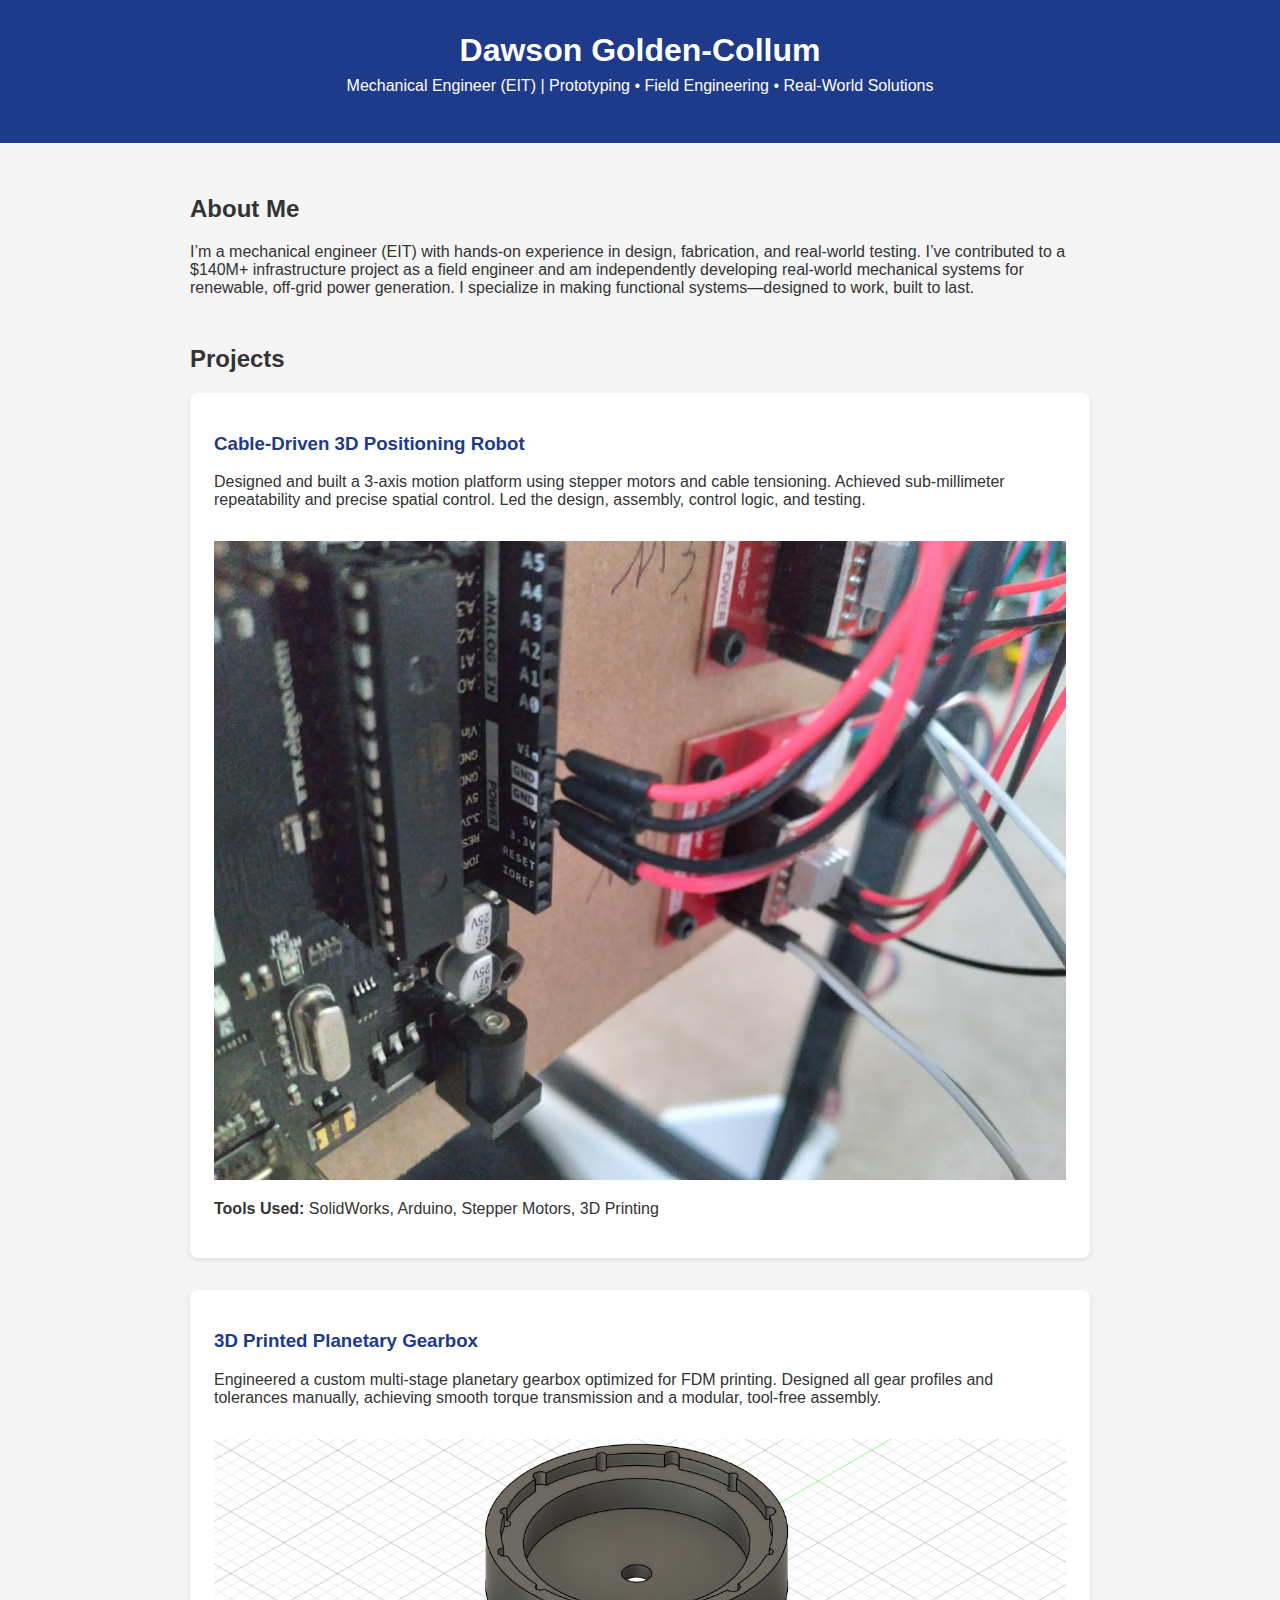
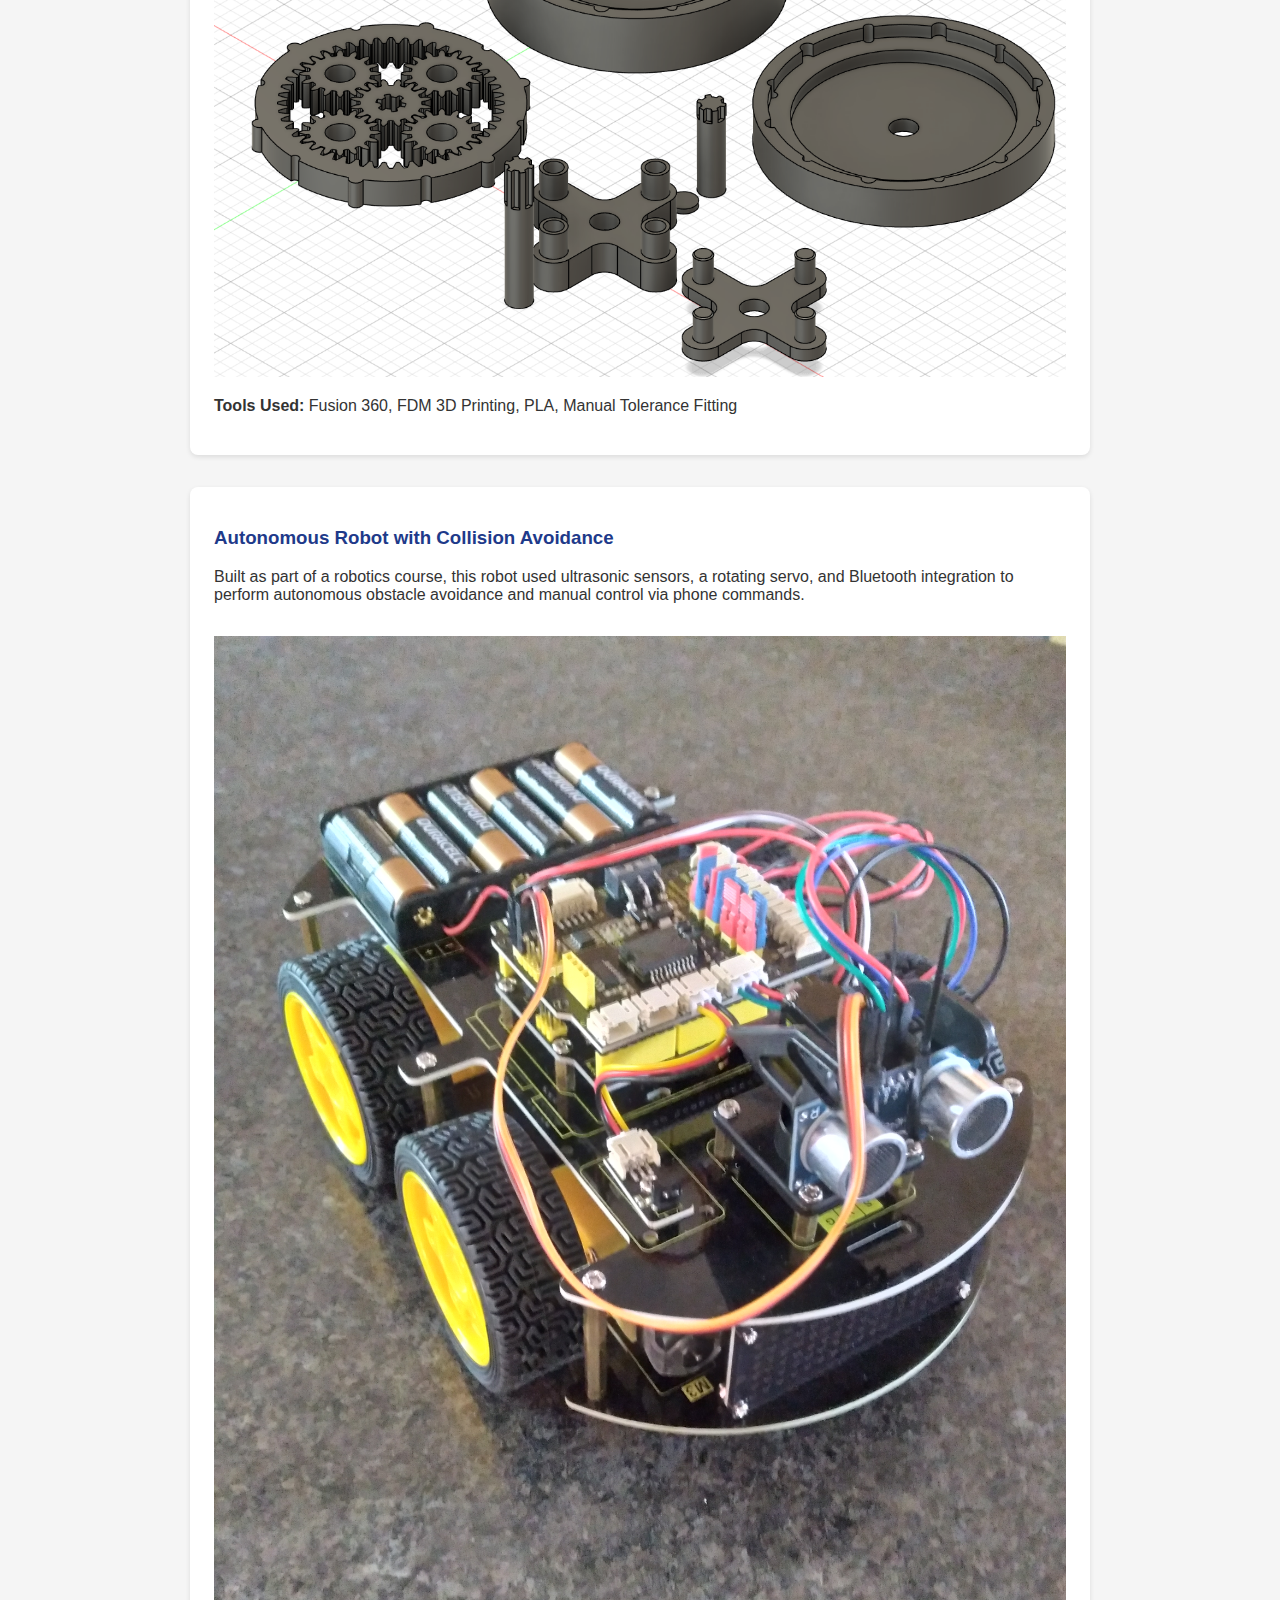
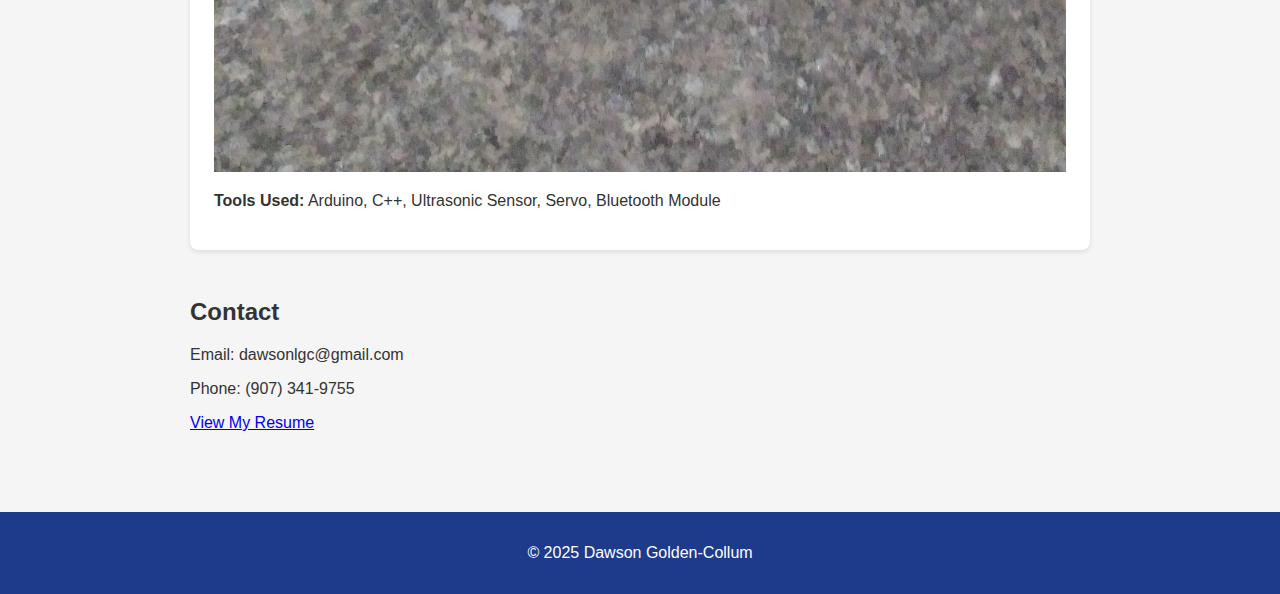
<file: index.html>
<!DOCTYPE html>
<html lang="en">
<head>
  <meta charset="UTF-8">
  <meta name="viewport" content="width=device-width, initial-scale=1.0">
  <title>Dawson Golden-Collum | Mechanical Engineer Portfolio</title>
  <style>
    body {
      font-family: Arial, sans-serif;
      margin: 0;
      padding: 0;
      background-color: #f5f5f5;
      color: #333;
    }
    header {
      background-color: #1e3a8a;
      color: white;
      padding: 2rem;
      text-align: center;
    }
    header h1 {
      margin: 0;
      font-size: 2rem;
    }
    header p {
      margin-top: 0.5rem;
    }
    main {
      padding: 2rem;
      max-width: 900px;
      margin: auto;
    }
    section {
      margin-bottom: 3rem;
    }
    .project {
      background-color: white;
      border-radius: 8px;
      padding: 1.5rem;
      margin-bottom: 2rem;
      box-shadow: 0 2px 5px rgba(0,0,0,0.1);
    }
    .project h3 {
      margin-top: 0;
    }
    .project img {
      max-width: 100%;
      height: auto;
      margin-top: 1rem;
    }
    .project a {
      display: inline-block;
      margin-top: 1rem;
      color: #1e3a8a;
      text-decoration: none;
      font-weight: bold;
    }
    .project a:hover {
      text-decoration: underline;
    }
    footer {
      text-align: center;
      padding: 1rem;
      background-color: #1e3a8a;
      color: white;
    }
  </style>
</head>
<body>
  <header>
    <h1>Dawson Golden-Collum</h1>
    <p>Mechanical Engineer (EIT) | Prototyping • Field Engineering • Real-World Solutions</p>
  </header>
  <main>
    <section>
      <h2>About Me</h2>
      <p>I’m a mechanical engineer (EIT) with hands-on experience in design, fabrication, and real-world testing. I’ve contributed to a $140M+ infrastructure project as a field engineer and am independently developing real-world mechanical systems for renewable, off-grid power generation. I specialize in making functional systems—designed to work, built to last.</p>
    </section>
    <section>
      <h2>Projects</h2>

      <div class="project">
        <h3><a href="cable_robot.html">Cable-Driven 3D Positioning Robot</a></h3>
        <p>Designed and built a 3-axis motion platform using stepper motors and cable tensioning. Achieved sub-millimeter repeatability and precise spatial control. Led the design, assembly, control logic, and testing.</p>
        <img src="images/cable_robot.jpg" alt="Cable-Driven Robot Project">
        <p><strong>Tools Used:</strong> SolidWorks, Arduino, Stepper Motors, 3D Printing</p>
      </div>

      <div class="project">
        <h3><a href="gearbox.html">3D Printed Planetary Gearbox</a></h3>
        <p>Engineered a custom multi-stage planetary gearbox optimized for FDM printing. Designed all gear profiles and tolerances manually, achieving smooth torque transmission and a modular, tool-free assembly.</p>
        <img src="images/planetary_gearbox_cad.png" alt="Planetary Gearbox CAD Render">
        <p><strong>Tools Used:</strong> Fusion 360, FDM 3D Printing, PLA, Manual Tolerance Fitting</p>
      </div>

      <div class="project">
        <h3><a href="Autonomous_Robot_Project.html">Autonomous Robot with Collision Avoidance</a></h3>
        <p>Built as part of a robotics course, this robot used ultrasonic sensors, a rotating servo, and Bluetooth integration to perform autonomous obstacle avoidance and manual control via phone commands.</p>
        <img src="images/autonomous_robot.jpg" alt="Autonomous Robot">
        <p><strong>Tools Used:</strong> Arduino, C++, Ultrasonic Sensor, Servo, Bluetooth Module</p>
      </div>

    </section>
    <section>
      <h2>Contact</h2>
      <p>Email: dawsonlgc@gmail.com</p>
      <p>Phone: (907) 341-9755</p>
      <p><a href="resume.html">View My Resume</a></p>
    </section>
  </main>
  <footer>
    <p>&copy; 2025 Dawson Golden-Collum</p>
  </footer>
</body>
</html>
</file>
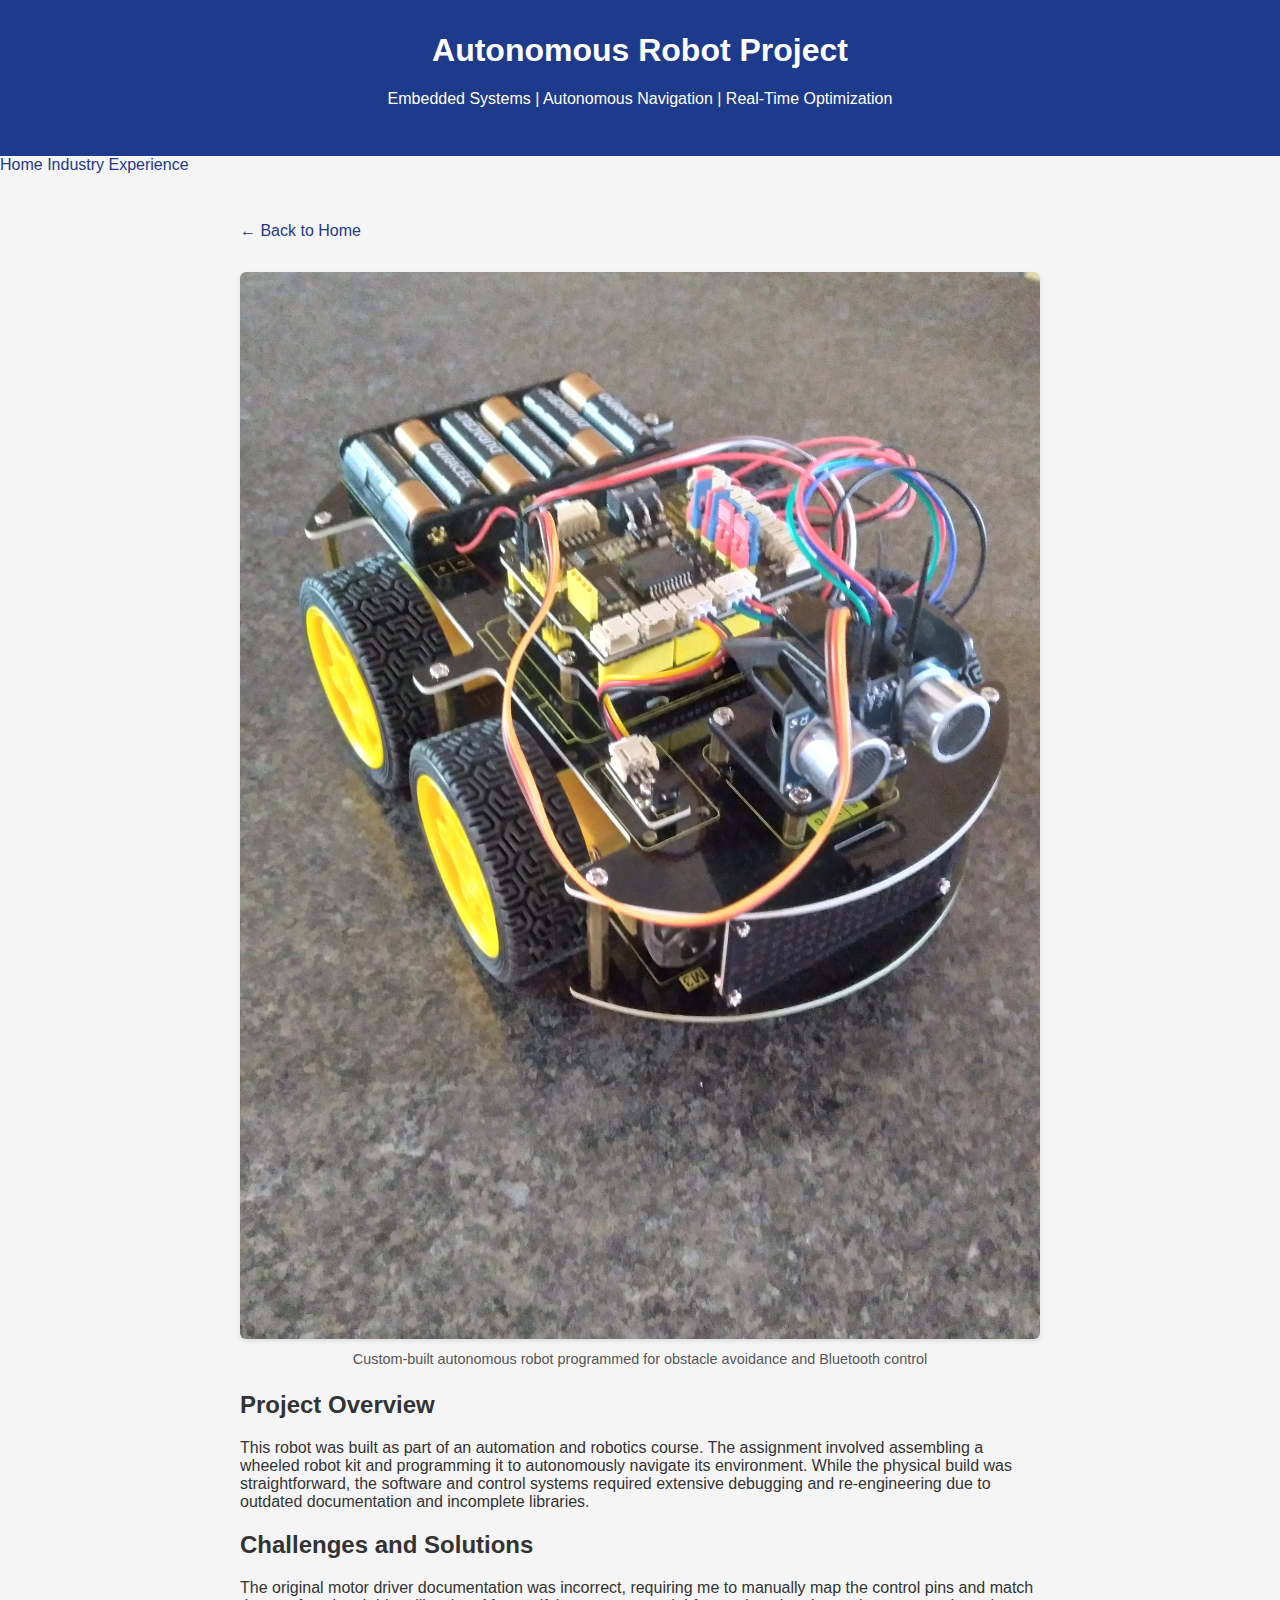
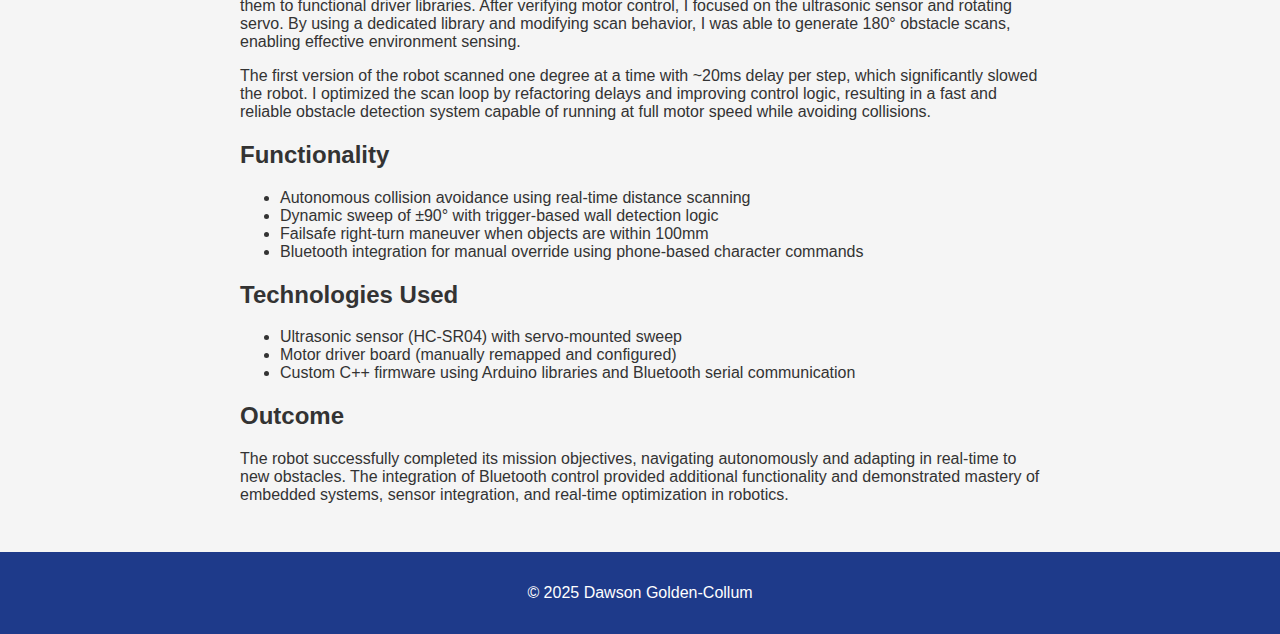
<file: autonomous_robot.html>
<!DOCTYPE html>
<html lang="en">
<head>
  <meta charset="UTF-8">
  <meta name="viewport" content="width=device-width, initial-scale=1.0">
  <title>Autonomous Robot Project | Dawson Golden-Collum</title>
  <style>
    body {
      font-family: Arial, sans-serif;
      background-color: #f5f5f5;
      margin: 0;
      padding: 0;
      color: #333;
    }
    header {
      background-color: #1e3a8a;
      color: white;
      padding: 2rem;
      text-align: center;
    }
    main {
      max-width: 800px;
      margin: auto;
      padding: 2rem;
    }
    h1 {
      margin-top: 0;
    }
    img {
      width: 100%;
      height: auto;
      margin: 1rem 0;
      border-radius: 6px;
      box-shadow: 0 2px 4px rgba(0,0,0,0.1);
    }
    .caption {
      font-size: 0.9rem;
      color: #555;
      margin-top: -0.5rem;
      margin-bottom: 1.5rem;
      text-align: center;
    }
    a {
      color: #1e3a8a;
      text-decoration: none;
    }
    a:hover {
      text-decoration: underline;
    }
    footer {
      text-align: center;
      padding: 1rem;
      background-color: #1e3a8a;
      color: white;
    }
  </style>
</head>
<body>
  <header>
    <h1>Autonomous Robot Project</h1>
    <p>Embedded Systems | Autonomous Navigation | Real-Time Optimization</p>
  </header>
  <nav>
    <a href="index.html">Home</a>
    <a href="experience.html">Industry Experience</a>
  </nav>
  <main>
    <p><a href="index.html">&larr; Back to Home</a></p>

    <img src="images/autonomous_robot.jpg" alt="Autonomous Robot Build">
    <div class="caption">Custom-built autonomous robot programmed for obstacle avoidance and Bluetooth control</div>

    <h2>Project Overview</h2>
    <p>This robot was built as part of an automation and robotics course. The assignment involved assembling a wheeled robot kit and programming it to autonomously navigate its environment. While the physical build was straightforward, the software and control systems required extensive debugging and re-engineering due to outdated documentation and incomplete libraries.</p>

    <h2>Challenges and Solutions</h2>
    <p>The original motor driver documentation was incorrect, requiring me to manually map the control pins and match them to functional driver libraries. After verifying motor control, I focused on the ultrasonic sensor and rotating servo. By using a dedicated library and modifying scan behavior, I was able to generate 180° obstacle scans, enabling effective environment sensing.</p>

    <p>The first version of the robot scanned one degree at a time with ~20ms delay per step, which significantly slowed the robot. I optimized the scan loop by refactoring delays and improving control logic, resulting in a fast and reliable obstacle detection system capable of running at full motor speed while avoiding collisions.</p>

    <h2>Functionality</h2>
    <ul>
      <li>Autonomous collision avoidance using real-time distance scanning</li>
      <li>Dynamic sweep of ±90° with trigger-based wall detection logic</li>
      <li>Failsafe right-turn maneuver when objects are within 100mm</li>
      <li>Bluetooth integration for manual override using phone-based character commands</li>
    </ul>

    <h2>Technologies Used</h2>
    <ul>
      <li>Ultrasonic sensor (HC-SR04) with servo-mounted sweep</li>
      <li>Motor driver board (manually remapped and configured)</li>
      <li>Custom C++ firmware using Arduino libraries and Bluetooth serial communication</li>
    </ul>

    <h2>Outcome</h2>
    <p>The robot successfully completed its mission objectives, navigating autonomously and adapting in real-time to new obstacles. The integration of Bluetooth control provided additional functionality and demonstrated mastery of embedded systems, sensor integration, and real-time optimization in robotics.</p>

  </main>
  <footer>
    <p>&copy; 2025 Dawson Golden-Collum</p>
  </footer>
</body>
</html>
</file>
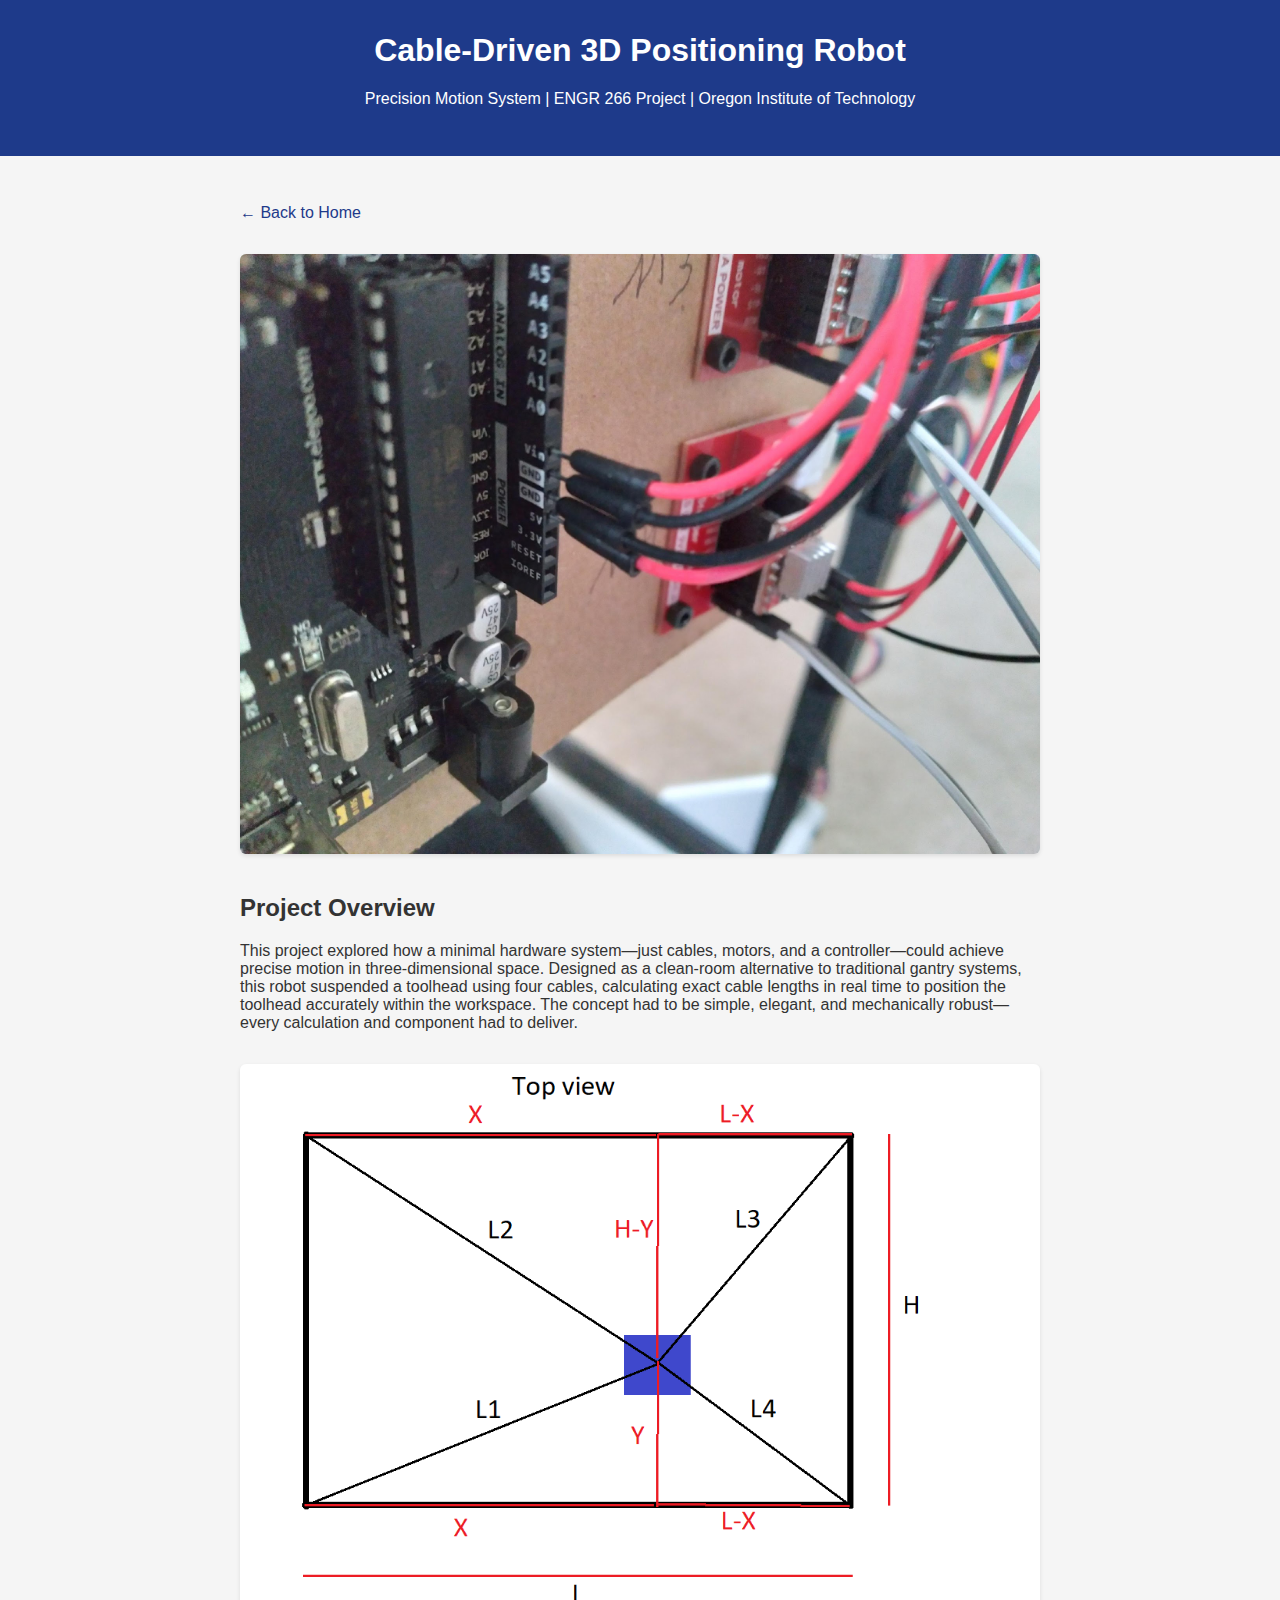
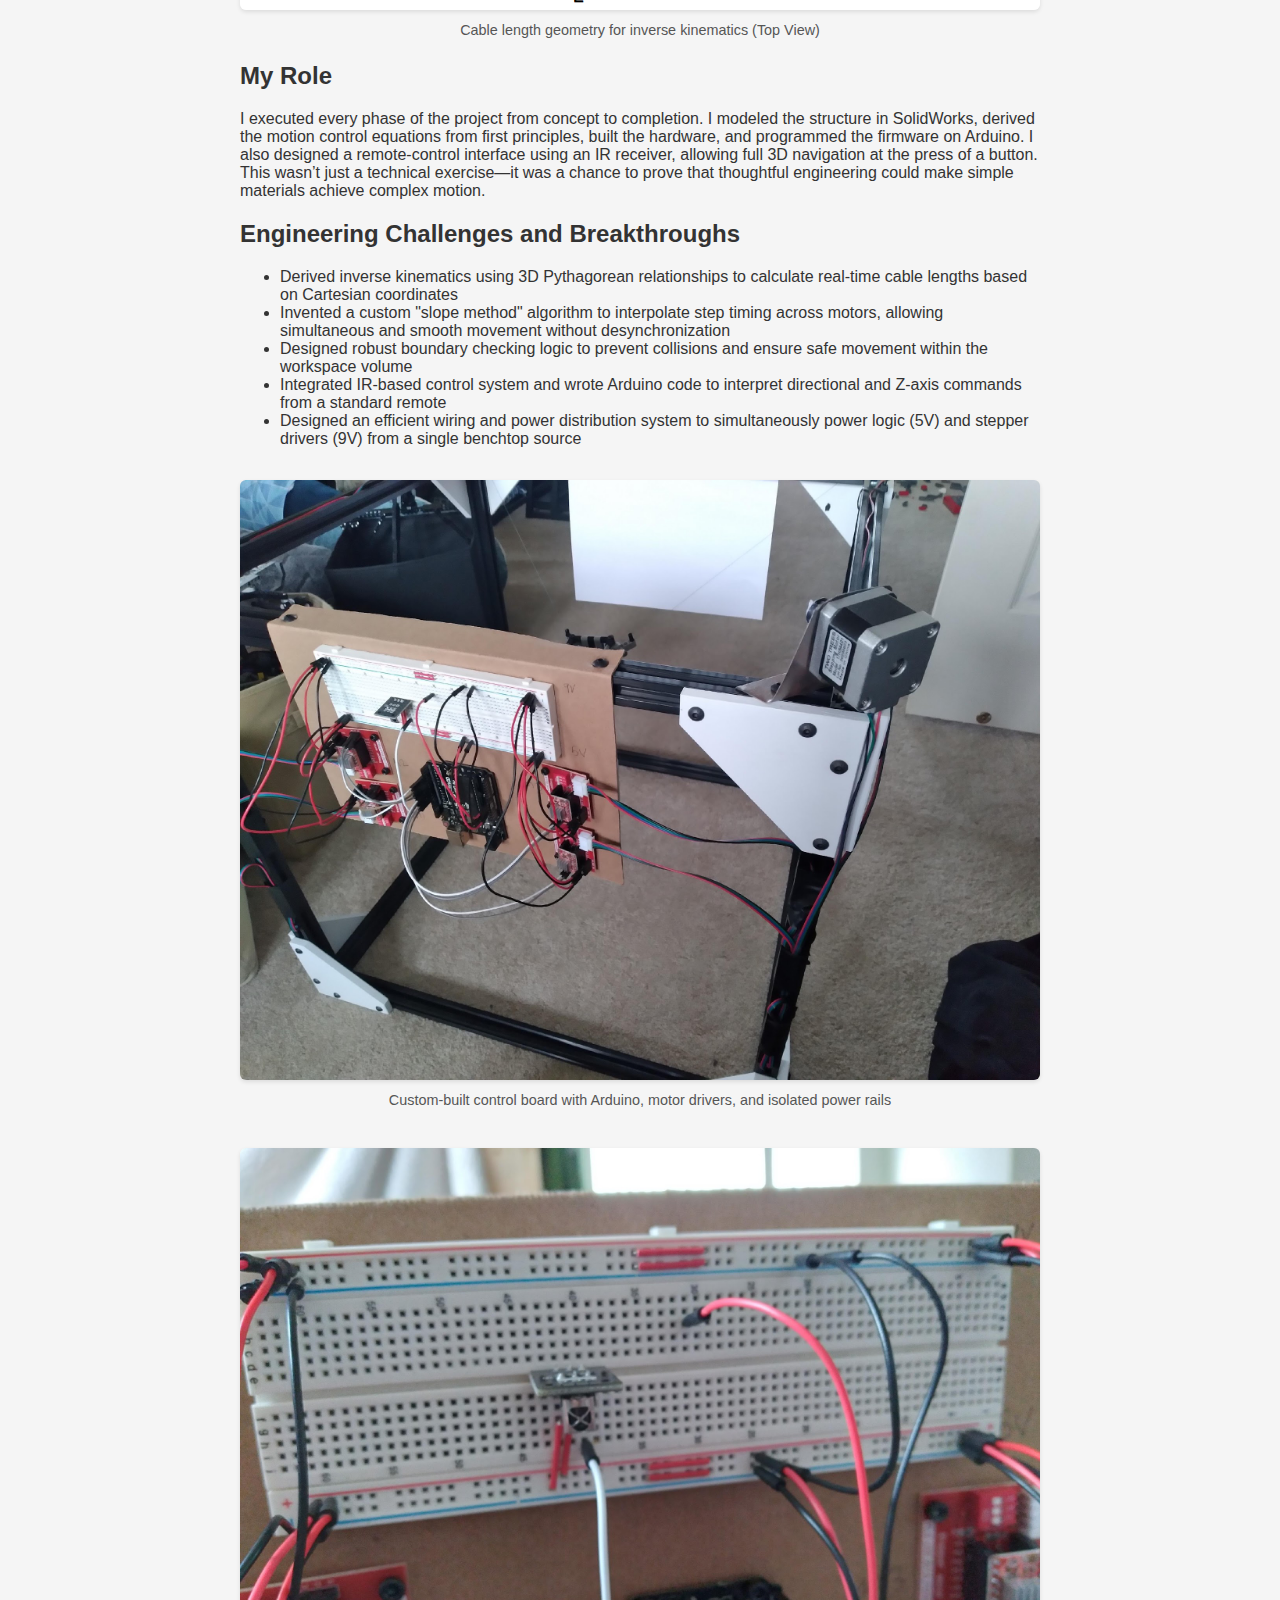
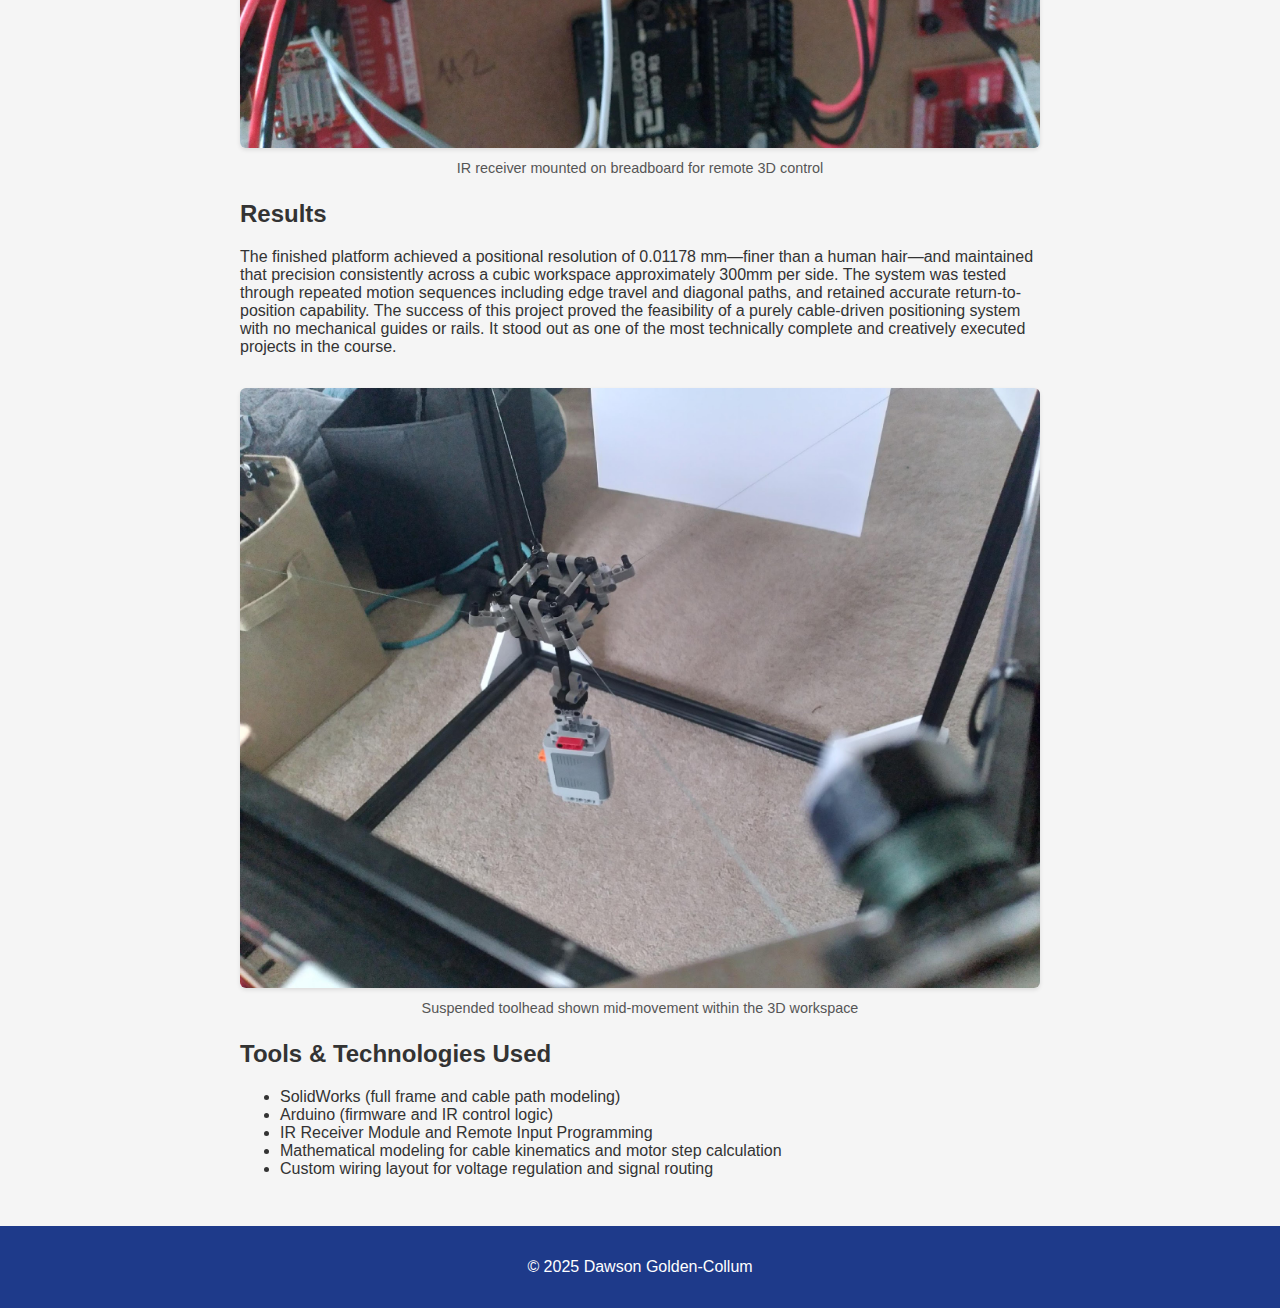
<file: cable_robot.html>
<!DOCTYPE html>
<html lang="en">
<head>
  <meta charset="UTF-8">
  <meta name="viewport" content="width=device-width, initial-scale=1.0">
  <title>Cable-Driven 3D Positioning Robot | Dawson Golden-Collum</title>
  <style>
    body {
      font-family: Arial, sans-serif;
      background-color: #f5f5f5;
      margin: 0;
      padding: 0;
      color: #333;
    }
    header {
      background-color: #1e3a8a;
      color: white;
      padding: 2rem;
      text-align: center;
    }
    main {
      max-width: 800px;
      margin: auto;
      padding: 2rem;
    }
    h1 {
      margin-top: 0;
    }
    img {
      width: 100%;
      height: auto;
      margin: 1rem 0;
      border-radius: 6px;
      box-shadow: 0 2px 4px rgba(0,0,0,0.1);
    }
    .caption {
      font-size: 0.9rem;
      color: #555;
      margin-top: -0.5rem;
      margin-bottom: 1.5rem;
      text-align: center;
    }
    a {
      color: #1e3a8a;
      text-decoration: none;
    }
    a:hover {
      text-decoration: underline;
    }
    footer {
      text-align: center;
      padding: 1rem;
      background-color: #1e3a8a;
      color: white;
    }
  </style>
</head>
<body>
  <header>
    <h1>Cable-Driven 3D Positioning Robot</h1>
    <p>Precision Motion System | ENGR 266 Project | Oregon Institute of Technology</p>
  </header>
  <main>
    <p><a href="index.html">&larr; Back to Home</a></p>

    <img src="images/cable_robot.jpg" alt="Cable-Driven Robot">

    <h2>Project Overview</h2>
    <p>This project explored how a minimal hardware system—just cables, motors, and a controller—could achieve precise motion in three-dimensional space. Designed as a clean-room alternative to traditional gantry systems, this robot suspended a toolhead using four cables, calculating exact cable lengths in real time to position the toolhead accurately within the workspace. The concept had to be simple, elegant, and mechanically robust—every calculation and component had to deliver.</p>

    <img src="images/top_view_diagram.jpg" alt="Cable Length Diagram">
    <div class="caption">Cable length geometry for inverse kinematics (Top View)</div>

    <h2>My Role</h2>
    <p>I executed every phase of the project from concept to completion. I modeled the structure in SolidWorks, derived the motion control equations from first principles, built the hardware, and programmed the firmware on Arduino. I also designed a remote-control interface using an IR receiver, allowing full 3D navigation at the press of a button. This wasn’t just a technical exercise—it was a chance to prove that thoughtful engineering could make simple materials achieve complex motion.</p>

    <h2>Engineering Challenges and Breakthroughs</h2>
    <ul>
      <li>Derived inverse kinematics using 3D Pythagorean relationships to calculate real-time cable lengths based on Cartesian coordinates</li>
      <li>Invented a custom "slope method" algorithm to interpolate step timing across motors, allowing simultaneous and smooth movement without desynchronization</li>
      <li>Designed robust boundary checking logic to prevent collisions and ensure safe movement within the workspace volume</li>
      <li>Integrated IR-based control system and wrote Arduino code to interpret directional and Z-axis commands from a standard remote</li>
      <li>Designed an efficient wiring and power distribution system to simultaneously power logic (5V) and stepper drivers (9V) from a single benchtop source</li>
    </ul>

    <img src="images/control_board.jpg" alt="Arduino and Driver Wiring">
    <div class="caption">Custom-built control board with Arduino, motor drivers, and isolated power rails</div>

    <img src="images/ir_receiver.jpg" alt="IR Receiver Close-Up">
    <div class="caption">IR receiver mounted on breadboard for remote 3D control</div>

    <h2>Results</h2>
    <p>The finished platform achieved a positional resolution of 0.01178 mm—finer than a human hair—and maintained that precision consistently across a cubic workspace approximately 300mm per side. The system was tested through repeated motion sequences including edge travel and diagonal paths, and retained accurate return-to-position capability. The success of this project proved the feasibility of a purely cable-driven positioning system with no mechanical guides or rails. It stood out as one of the most technically complete and creatively executed projects in the course.</p>

    <img src="images/platform_payload.jpg" alt="Toolhead Suspended by Cables">
    <div class="caption">Suspended toolhead shown mid-movement within the 3D workspace</div>

    <h2>Tools & Technologies Used</h2>
    <ul>
      <li>SolidWorks (full frame and cable path modeling)</li>
      <li>Arduino (firmware and IR control logic)</li>
      <li>IR Receiver Module and Remote Input Programming</li>
      <li>Mathematical modeling for cable kinematics and motor step calculation</li>
      <li>Custom wiring layout for voltage regulation and signal routing</li>
    </ul>
  </main>
  <footer>
    <p>&copy; 2025 Dawson Golden-Collum</p>
  </footer>
</body>
</html>
</file>
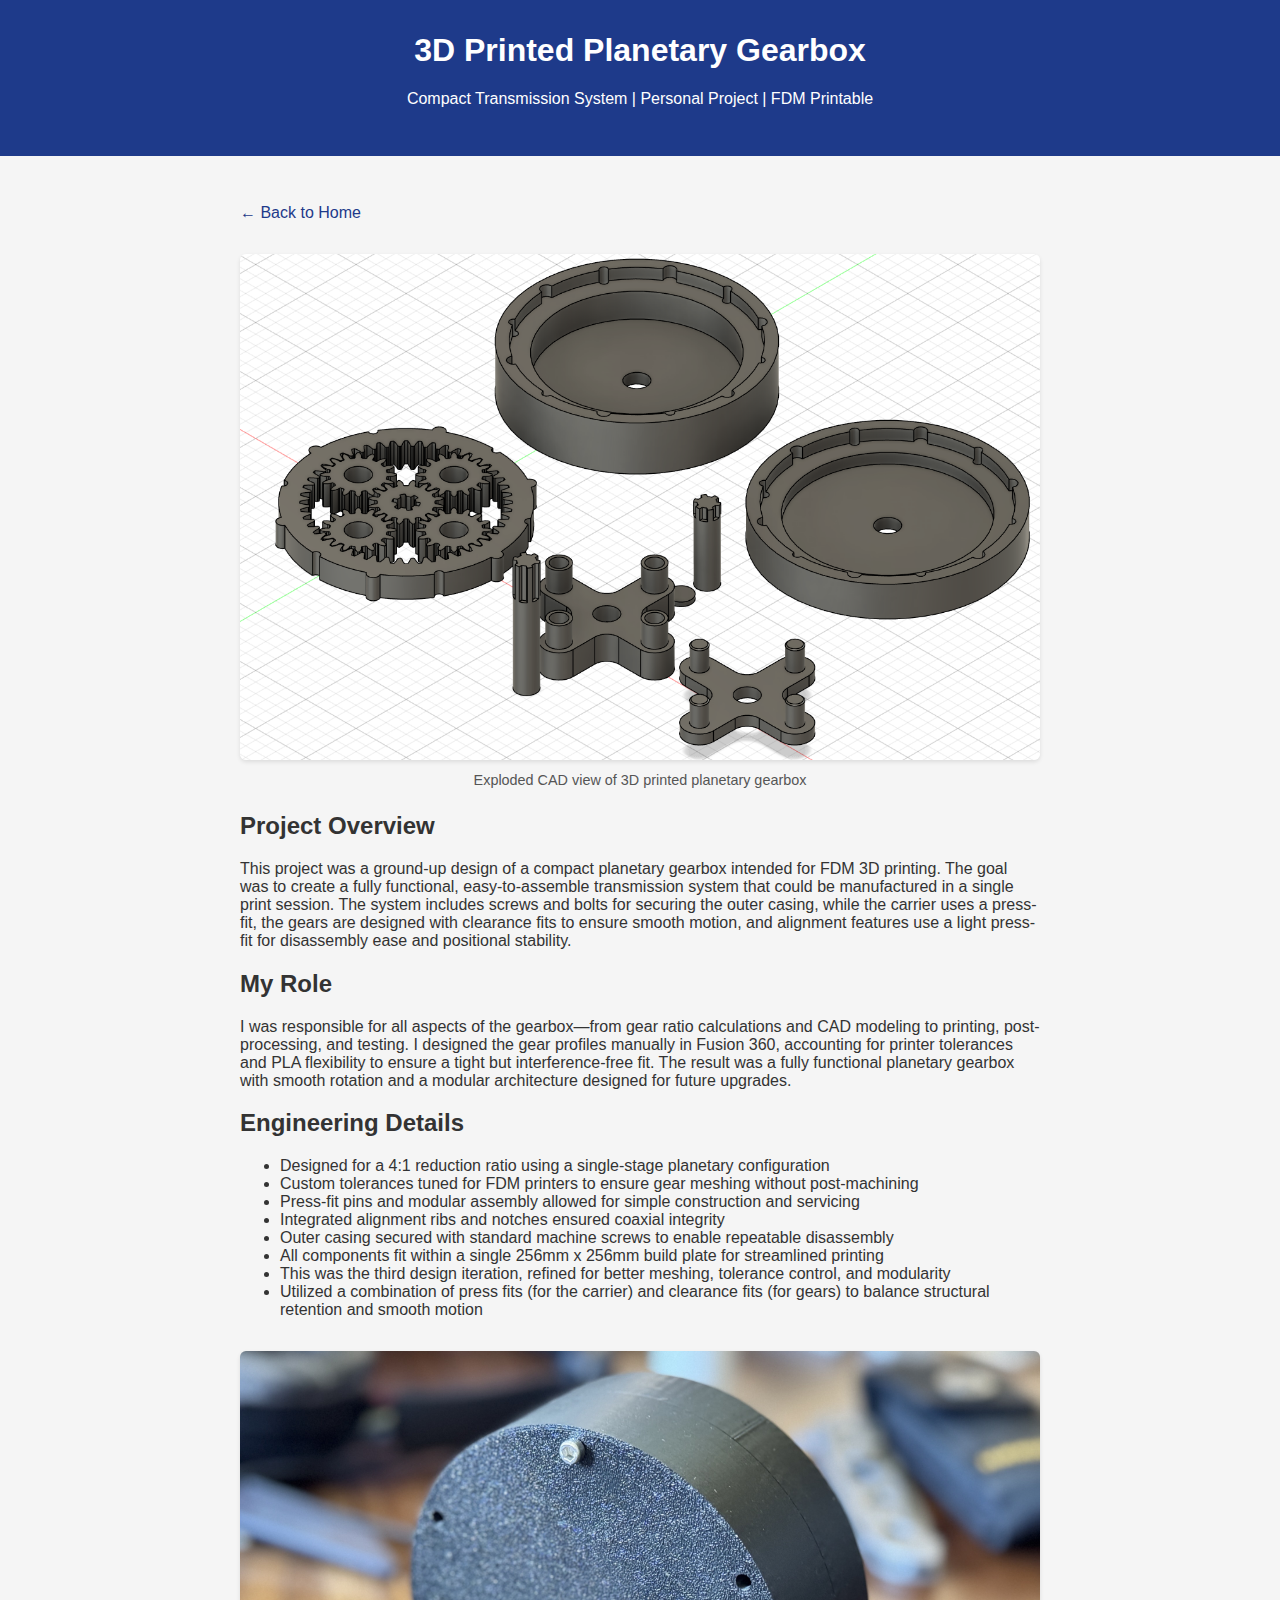
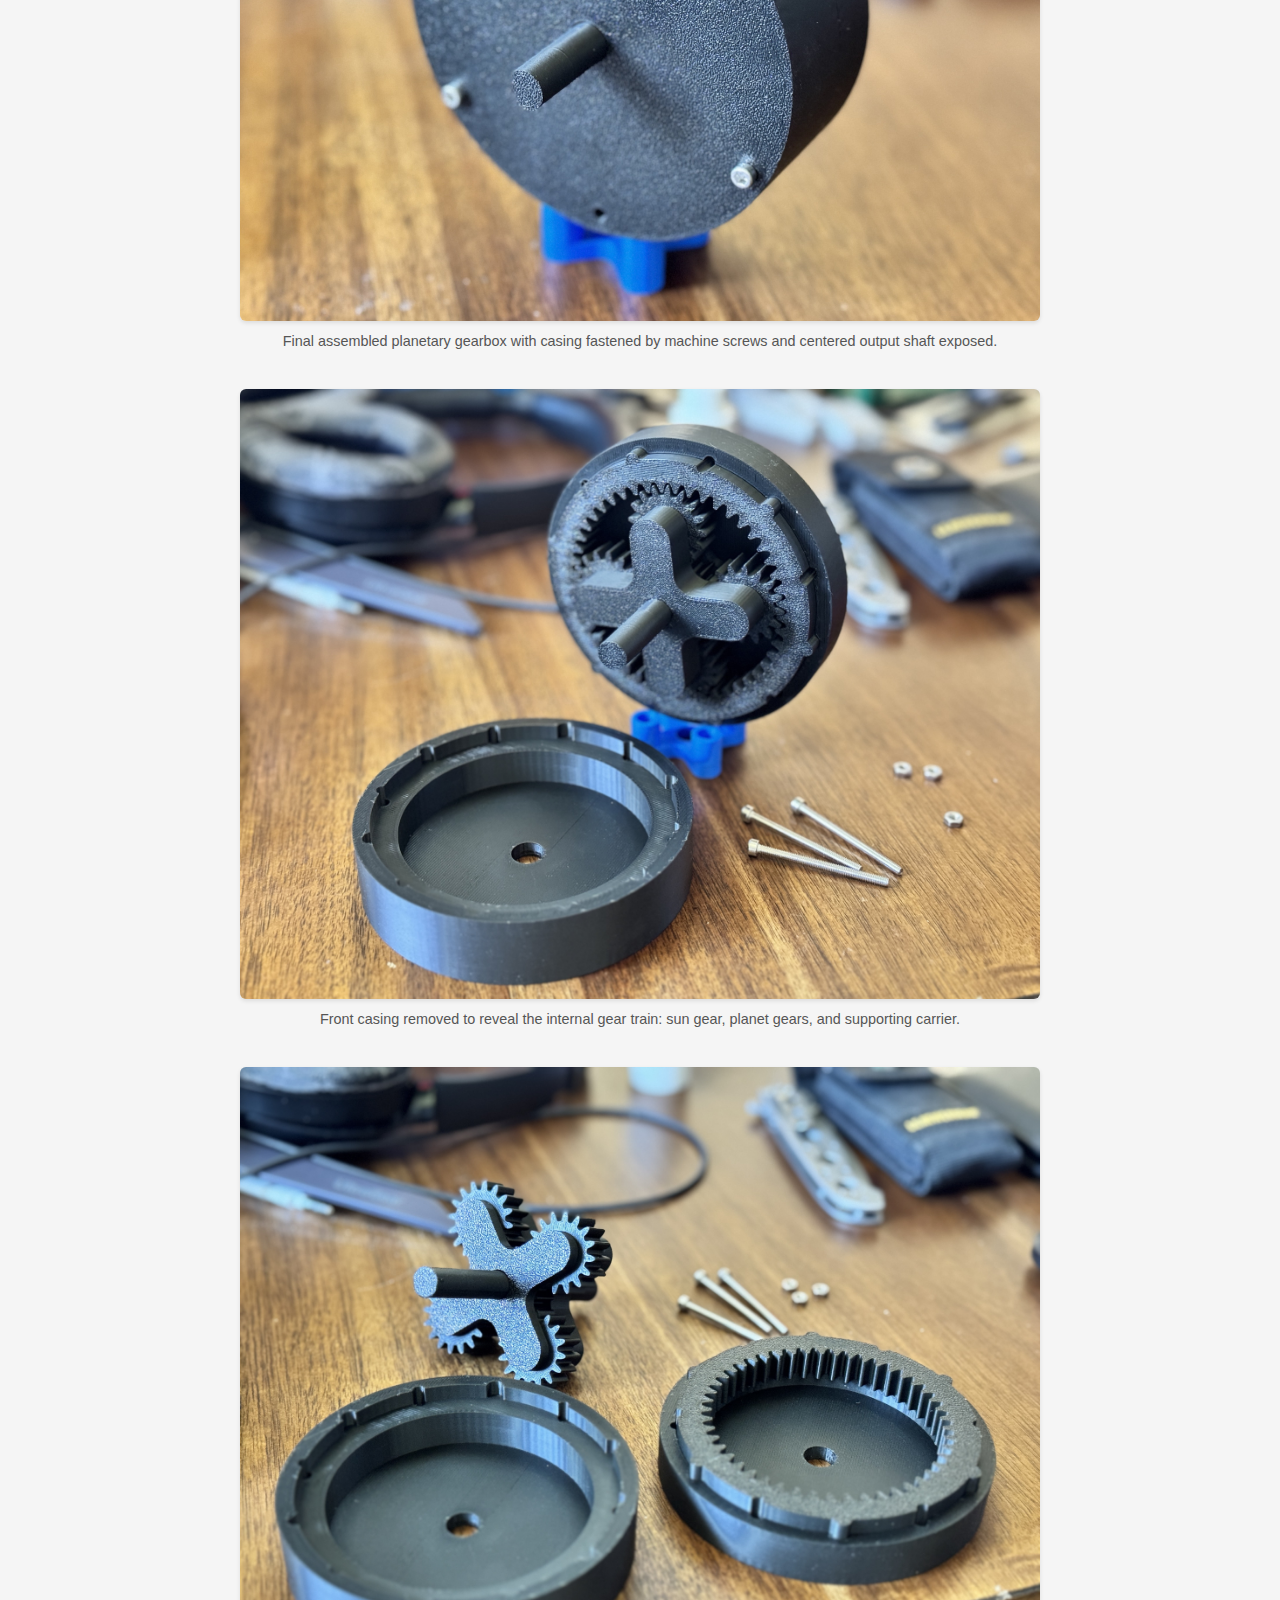
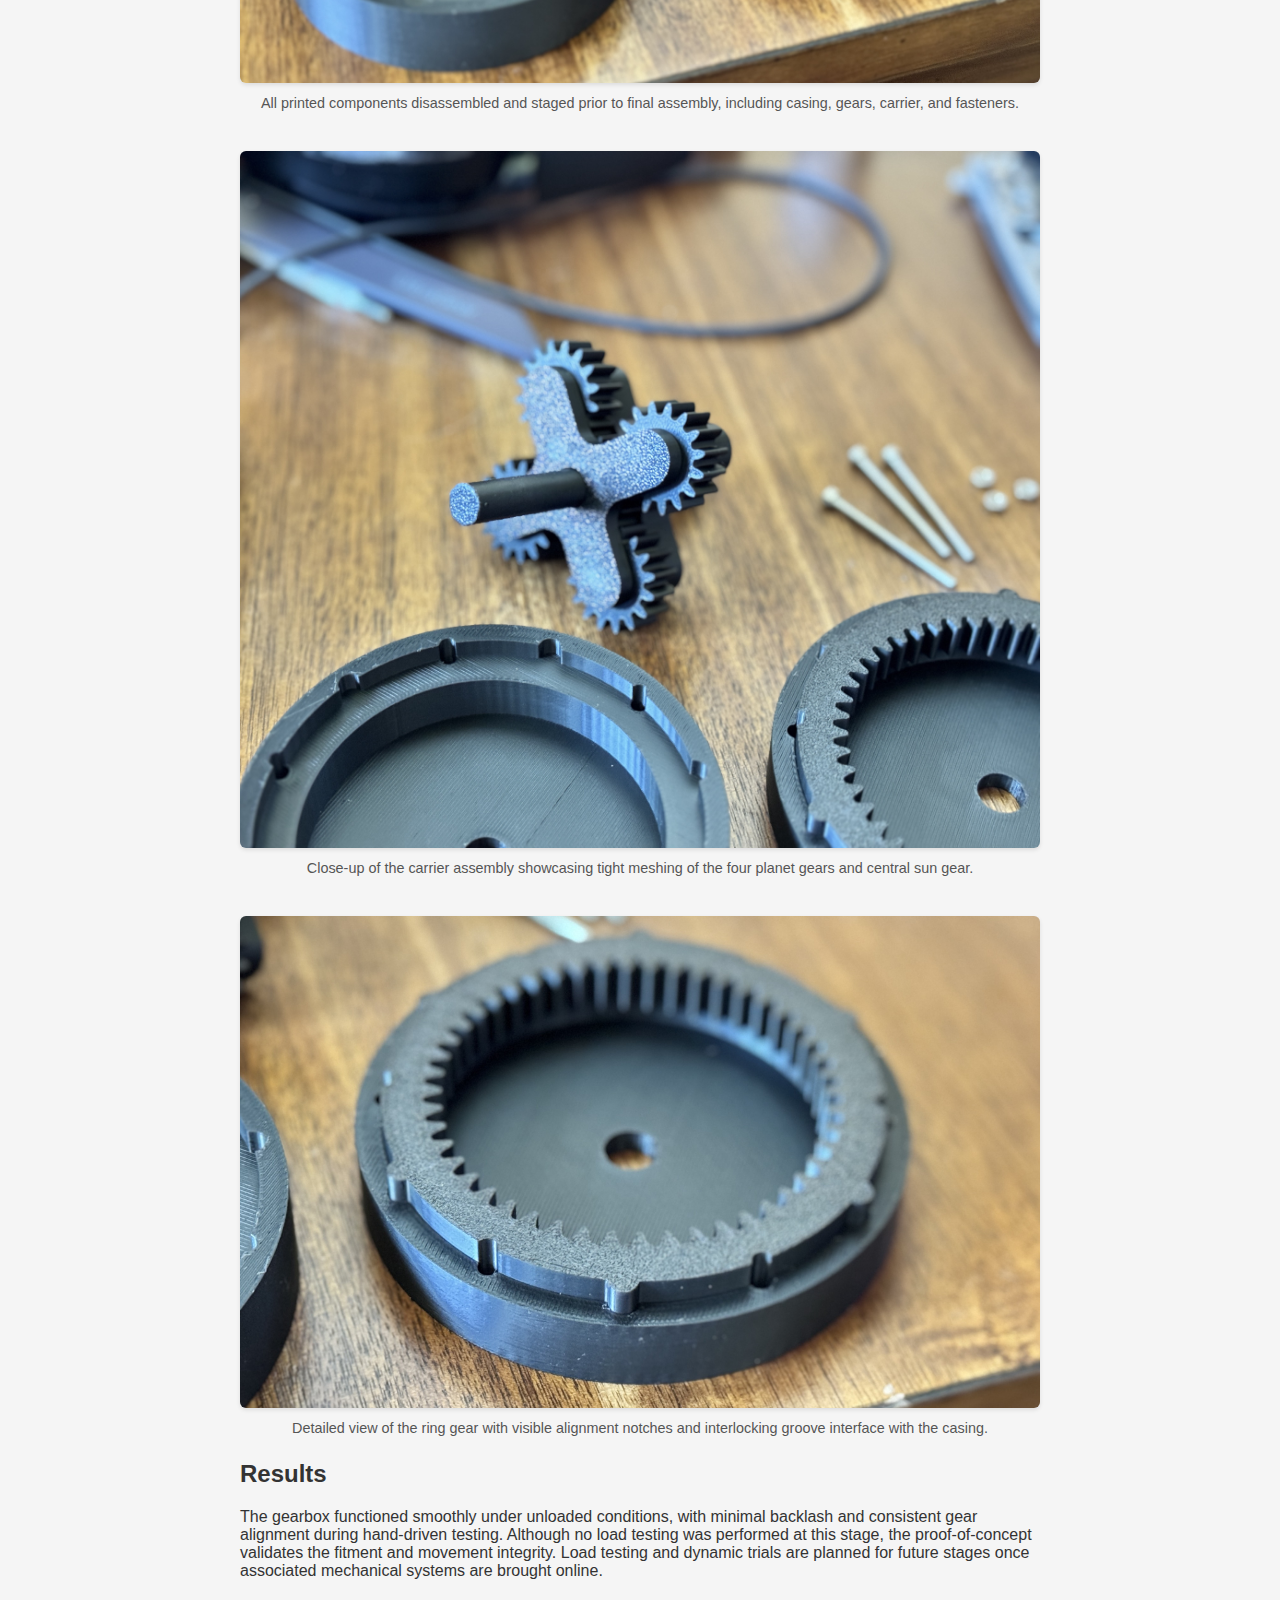
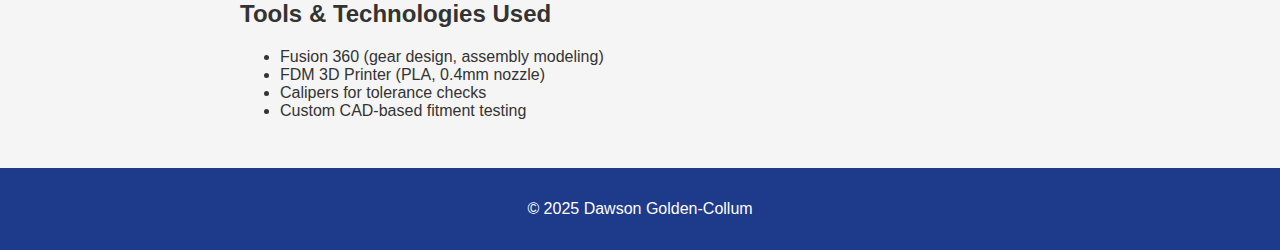
<file: gearbox.html>
<!DOCTYPE html>
<html lang="en">
<head>
  <meta charset="UTF-8">
  <meta name="viewport" content="width=device-width, initial-scale=1.0">
  <title>3D Printed Planetary Gearbox | Dawson Golden-Collum</title>
  <style>
    body {
      font-family: Arial, sans-serif;
      background-color: #f5f5f5;
      margin: 0;
      padding: 0;
      color: #333;
    }
    header {
      background-color: #1e3a8a;
      color: white;
      padding: 2rem;
      text-align: center;
    }
    main {
      max-width: 800px;
      margin: auto;
      padding: 2rem;
    }
    h1 {
      margin-top: 0;
    }
    img {
      width: 100%;
      height: auto;
      margin: 1rem 0;
      border-radius: 6px;
      box-shadow: 0 2px 4px rgba(0,0,0,0.1);
    }
    .caption {
      font-size: 0.9rem;
      color: #555;
      margin-top: -0.5rem;
      margin-bottom: 1.5rem;
      text-align: center;
    }
    a {
      color: #1e3a8a;
      text-decoration: none;
    }
    a:hover {
      text-decoration: underline;
    }
    footer {
      text-align: center;
      padding: 1rem;
      background-color: #1e3a8a;
      color: white;
    }
  </style>
</head>
<body>
  <header>
    <h1>3D Printed Planetary Gearbox</h1>
    <p>Compact Transmission System | Personal Project | FDM Printable</p>
  </header>
  <main>
    <p><a href="index.html">&larr; Back to Home</a></p>

    <img src="images/planetary_gearbox_cad.png" alt="Planetary Gearbox CAD Render">
    <div class="caption">Exploded CAD view of 3D printed planetary gearbox</div>

    <h2>Project Overview</h2>
    <p>This project was a ground-up design of a compact planetary gearbox intended for FDM 3D printing. The goal was to create a fully functional, easy-to-assemble transmission system that could be manufactured in a single print session. The system includes screws and bolts for securing the outer casing, while the carrier uses a press-fit, the gears are designed with clearance fits to ensure smooth motion, and alignment features use a light press-fit for disassembly ease and positional stability.</p>

    <h2>My Role</h2>
    <p>I was responsible for all aspects of the gearbox—from gear ratio calculations and CAD modeling to printing, post-processing, and testing. I designed the gear profiles manually in Fusion 360, accounting for printer tolerances and PLA flexibility to ensure a tight but interference-free fit. The result was a fully functional planetary gearbox with smooth rotation and a modular architecture designed for future upgrades.</p>

    <h2>Engineering Details</h2>
    <ul>
      <li>Designed for a 4:1 reduction ratio using a single-stage planetary configuration</li>
      <li>Custom tolerances tuned for FDM printers to ensure gear meshing without post-machining</li>
      <li>Press-fit pins and modular assembly allowed for simple construction and servicing</li>
      <li>Integrated alignment ribs and notches ensured coaxial integrity</li>
      <li>Outer casing secured with standard machine screws to enable repeatable disassembly</li>
      <li>All components fit within a single 256mm x 256mm build plate for streamlined printing</li>
      <li>This was the third design iteration, refined for better meshing, tolerance control, and modularity</li>
      <li>Utilized a combination of press fits (for the carrier) and clearance fits (for gears) to balance structural retention and smooth motion</li>
    </ul>

    <img src="images/fully_assembled.jpg" alt="Planetary Gearbox Parts">
    <div class="caption">Final assembled planetary gearbox with casing fastened by machine screws and centered output shaft exposed.</div>

    <img src="images/front_cover_removed.jpg" alt="Gear Carrier Detail">
    <div class="caption">Front casing removed to reveal the internal gear train: sun gear, planet gears, and supporting carrier.</div>

    <img src="images/fully_disassembled.jpg" alt="Gearbox Assembly Staged">
    <div class="caption">All printed components disassembled and staged prior to final assembly, including casing, gears, carrier, and fasteners.</div>

    <img src="images/closeup_planet_gears.jpg" alt="Gearbox Assembling in Progress">
    <div class="caption">Close-up of the carrier assembly showcasing tight meshing of the four planet gears and central sun gear.</div>

    <img src="images/closeup_ring_gear.jpg" alt="Completed Gearbox Unit">
    <div class="caption">Detailed view of the ring gear with visible alignment notches and interlocking groove interface with the casing.</div>

    <h2>Results</h2>
    <p>The gearbox functioned smoothly under unloaded conditions, with minimal backlash and consistent gear alignment during hand-driven testing. Although no load testing was performed at this stage, the proof-of-concept validates the fitment and movement integrity. Load testing and dynamic trials are planned for future stages once associated mechanical systems are brought online.</p>

    <h2>Tools & Technologies Used</h2>
    <ul>
      <li>Fusion 360 (gear design, assembly modeling)</li>
      <li>FDM 3D Printer (PLA, 0.4mm nozzle)</li>
      <li>Calipers for tolerance checks</li>
      <li>Custom CAD-based fitment testing</li>
    </ul>
  </main>
  <footer>
    <p>&copy; 2025 Dawson Golden-Collum</p>
  </footer>
</body>
</html>
</file>
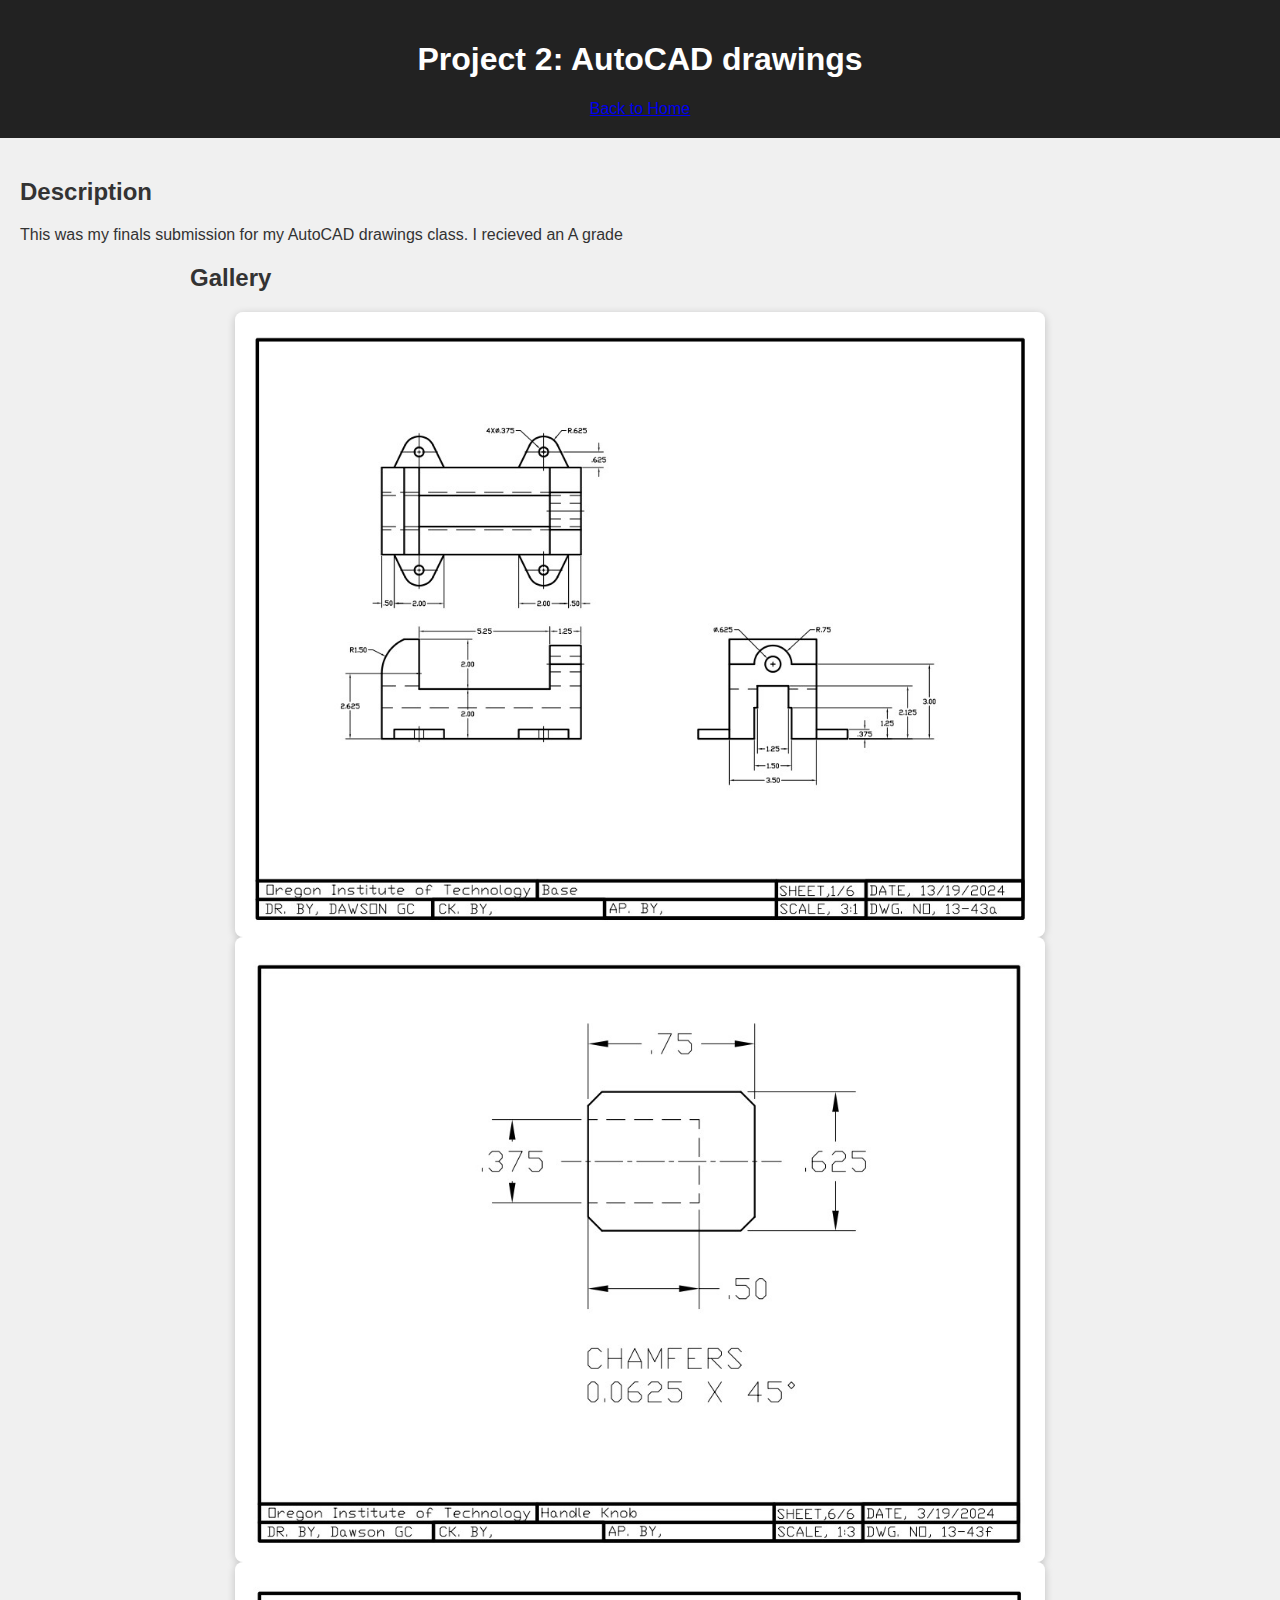
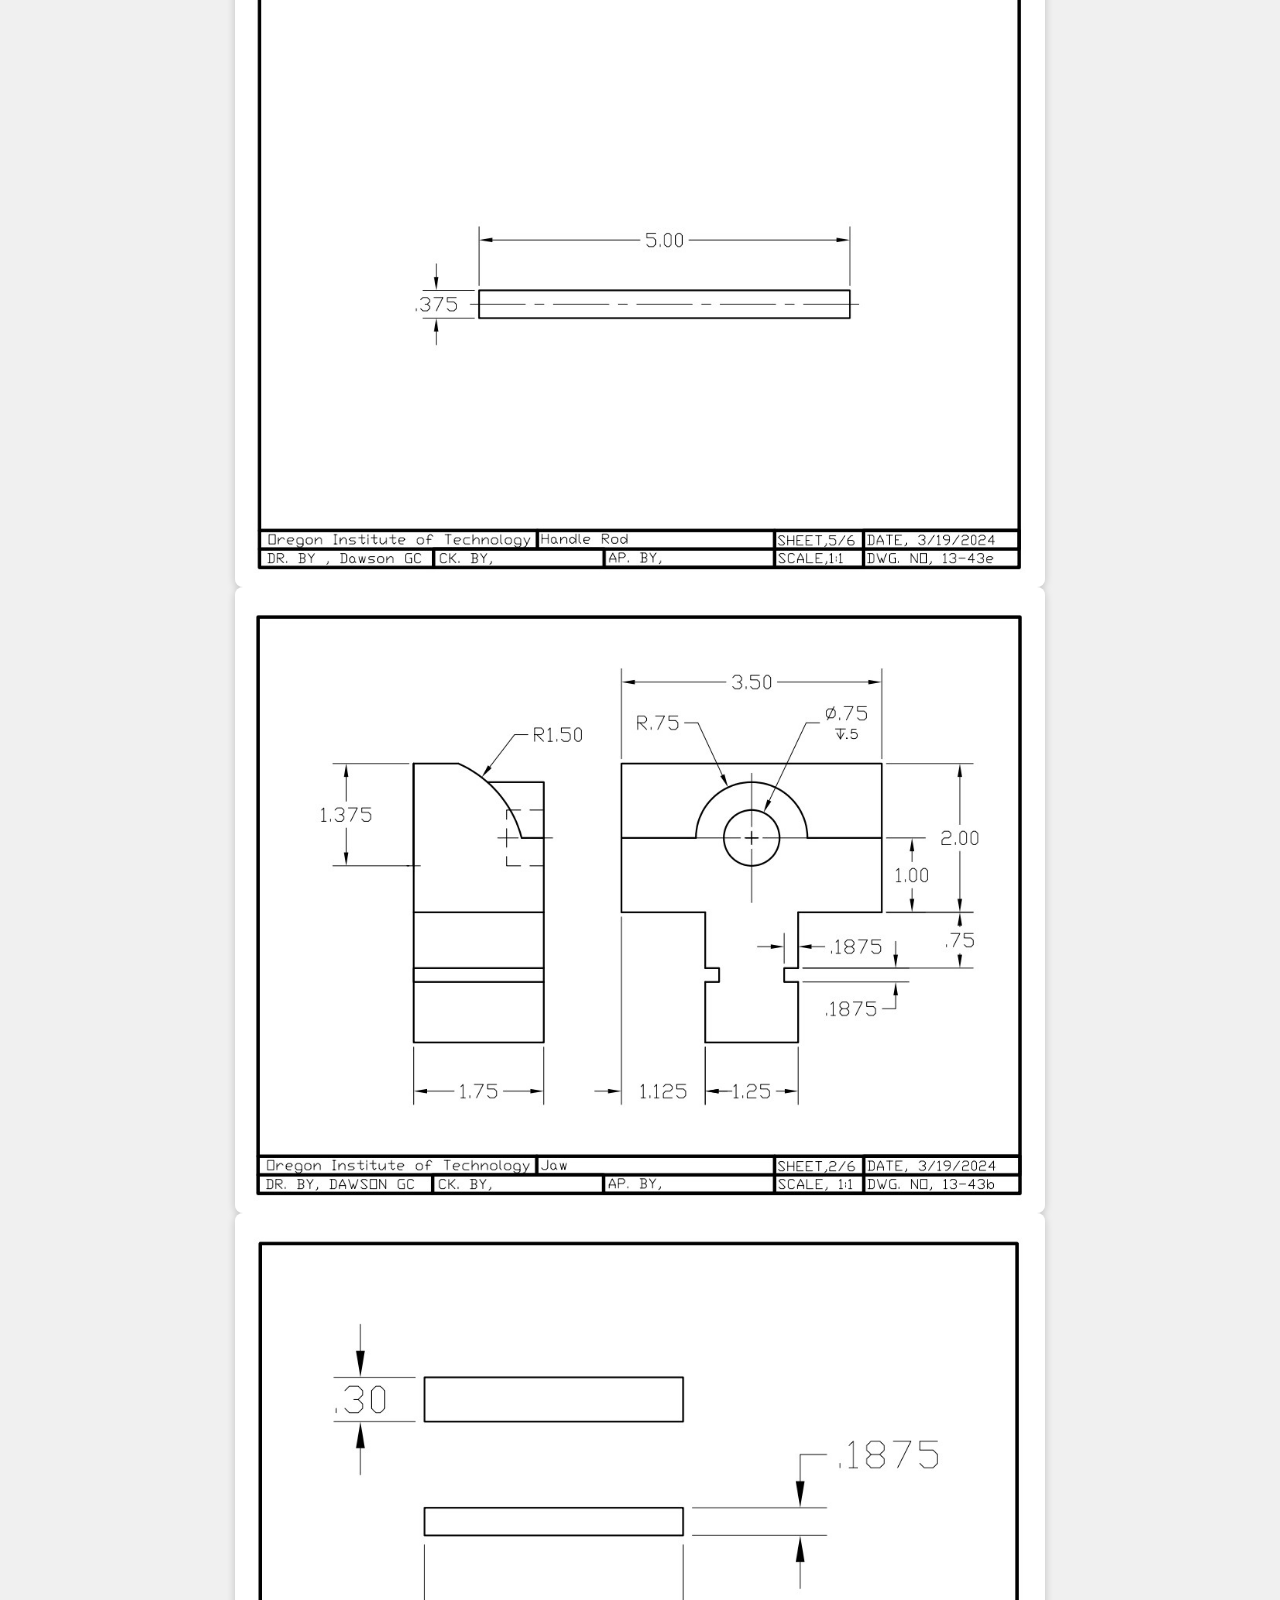
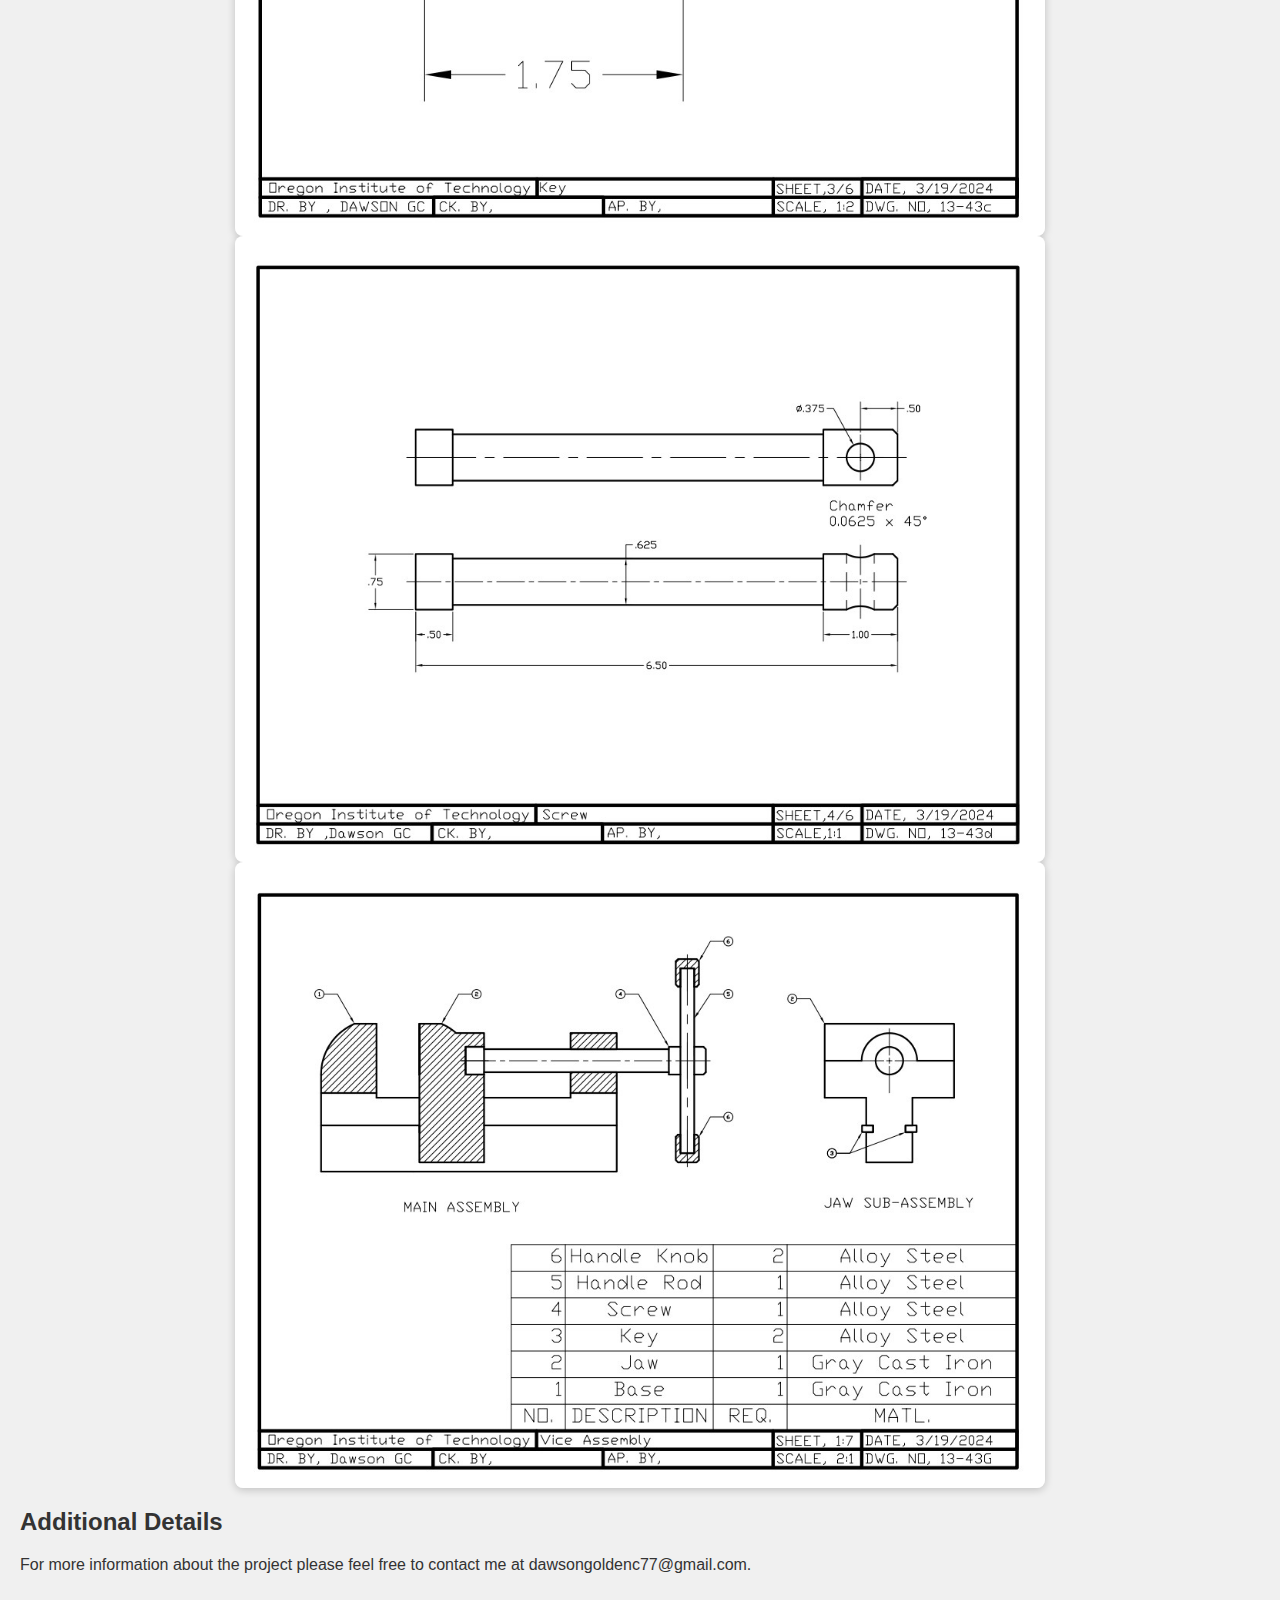
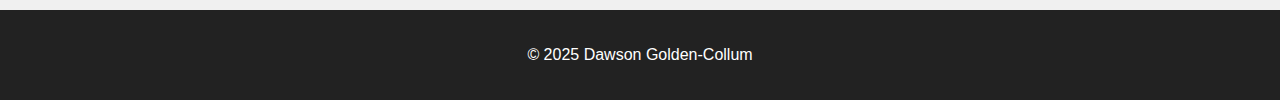
<file: project2.html>
<!DOCTYPE html>
<html lang="en">
<head>
  <meta charset="UTF-8">
  <meta name="viewport" content="width=device-width, initial-scale=1">
  <title>AutoCAD drawings</title>
  <link rel="stylesheet" href="../style.css">
</head>
<body>
  <header>
    <h1>Project 2: AutoCAD drawings</h1>
    <a href="../index.html">Back to Home</a>
  </header>

  <main>
    <h2>Description</h2>
    <p>This was my finals submission for my AutoCAD drawings class. I recieved an A grade</p>

    <div class="media-container">
      <h2>Gallery</h2>
      <img src="../assets/images/project2-1.jpg" alt="Project Image">
      <img src="../assets/images/project2-2.jpg" alt="Project Image">
      <img src="../assets/images/project2-3.jpg" alt="Project Image">
      <img src="../assets/images/project2-4.jpg" alt="Project Image">
      <img src="../assets/images/project2-5.jpg" alt="Project Image">
      <img src="../assets/images/project2-6.jpg" alt="Project Image">
      <img src="../assets/images/project2-7.jpg" alt="Project Image">
    </div>

    <h2>Additional Details</h2>
    <p>
	For more information about the project please feel free to contact me at dawsongoldenc77@gmail.com.
    </p>
  </main>

  <footer>
    <p>© 2025 Dawson Golden-Collum</p>
  </footer>
</body>
</html>
</file>
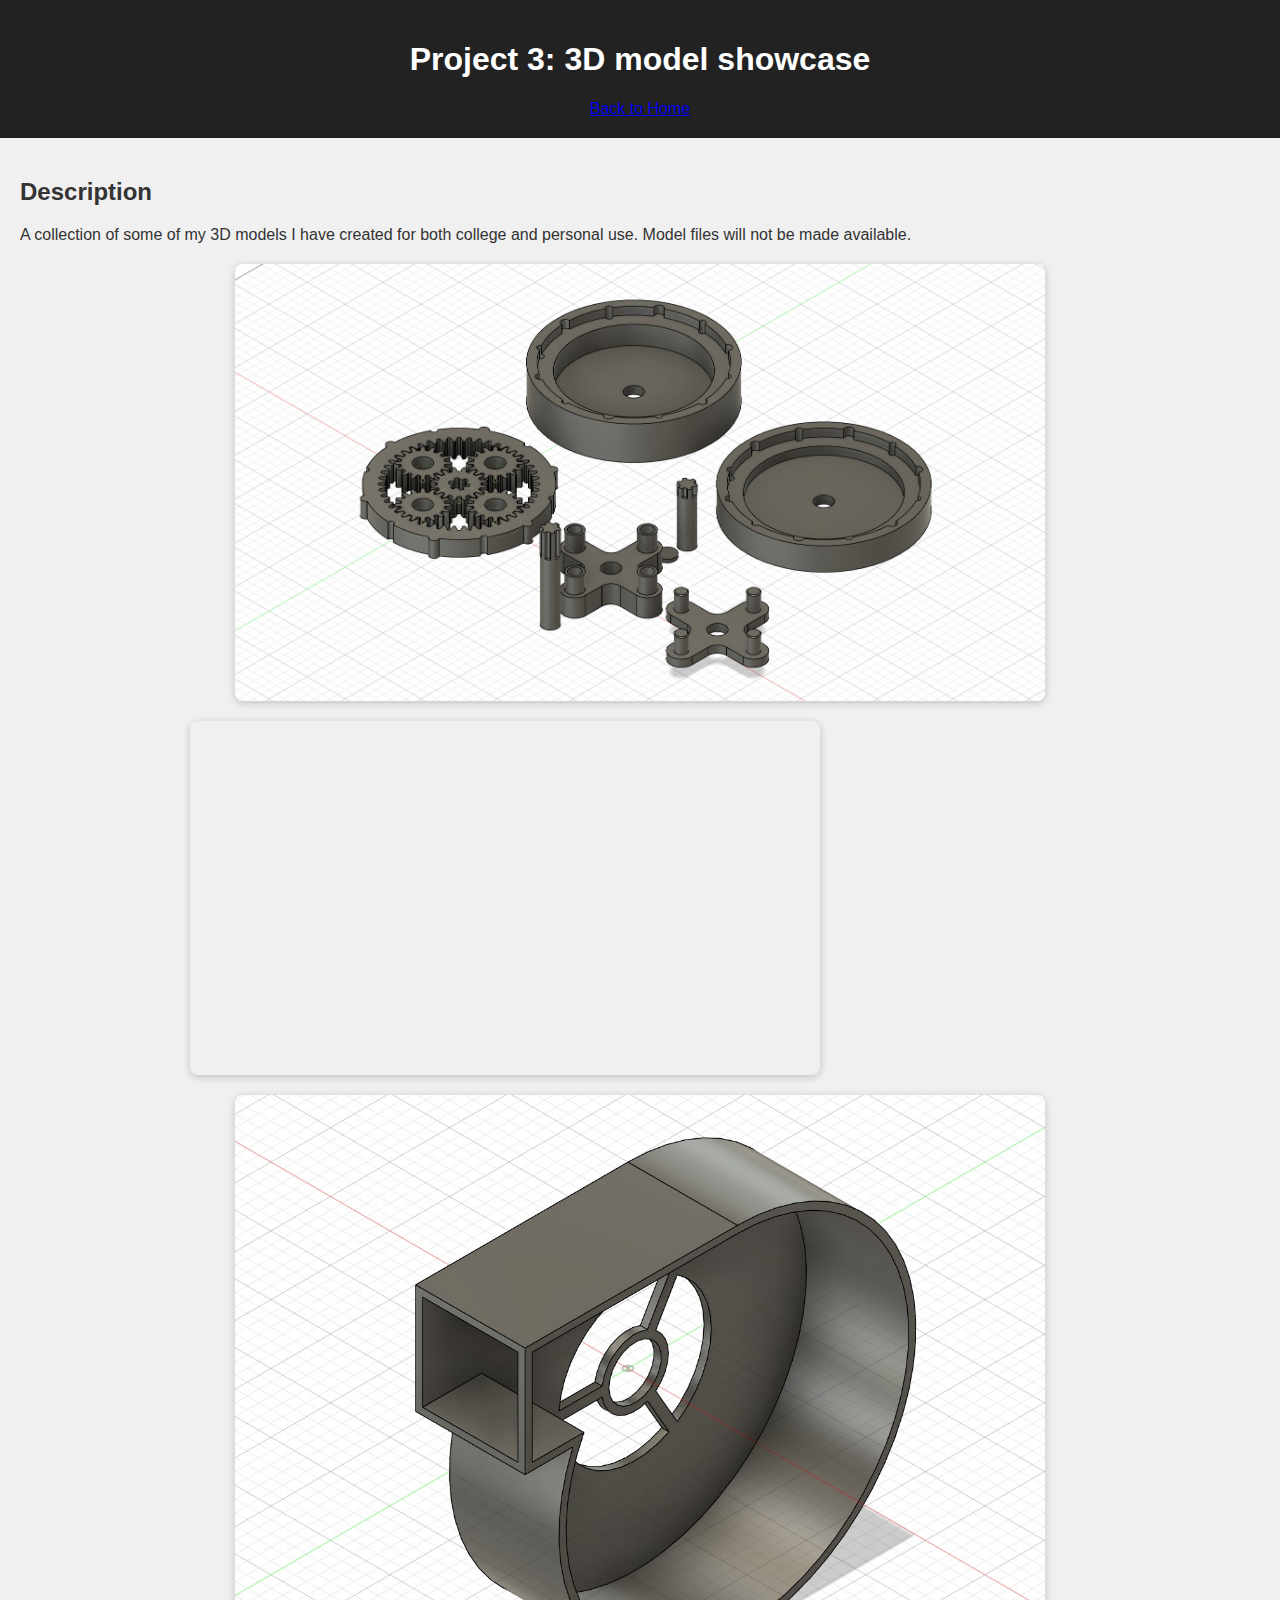
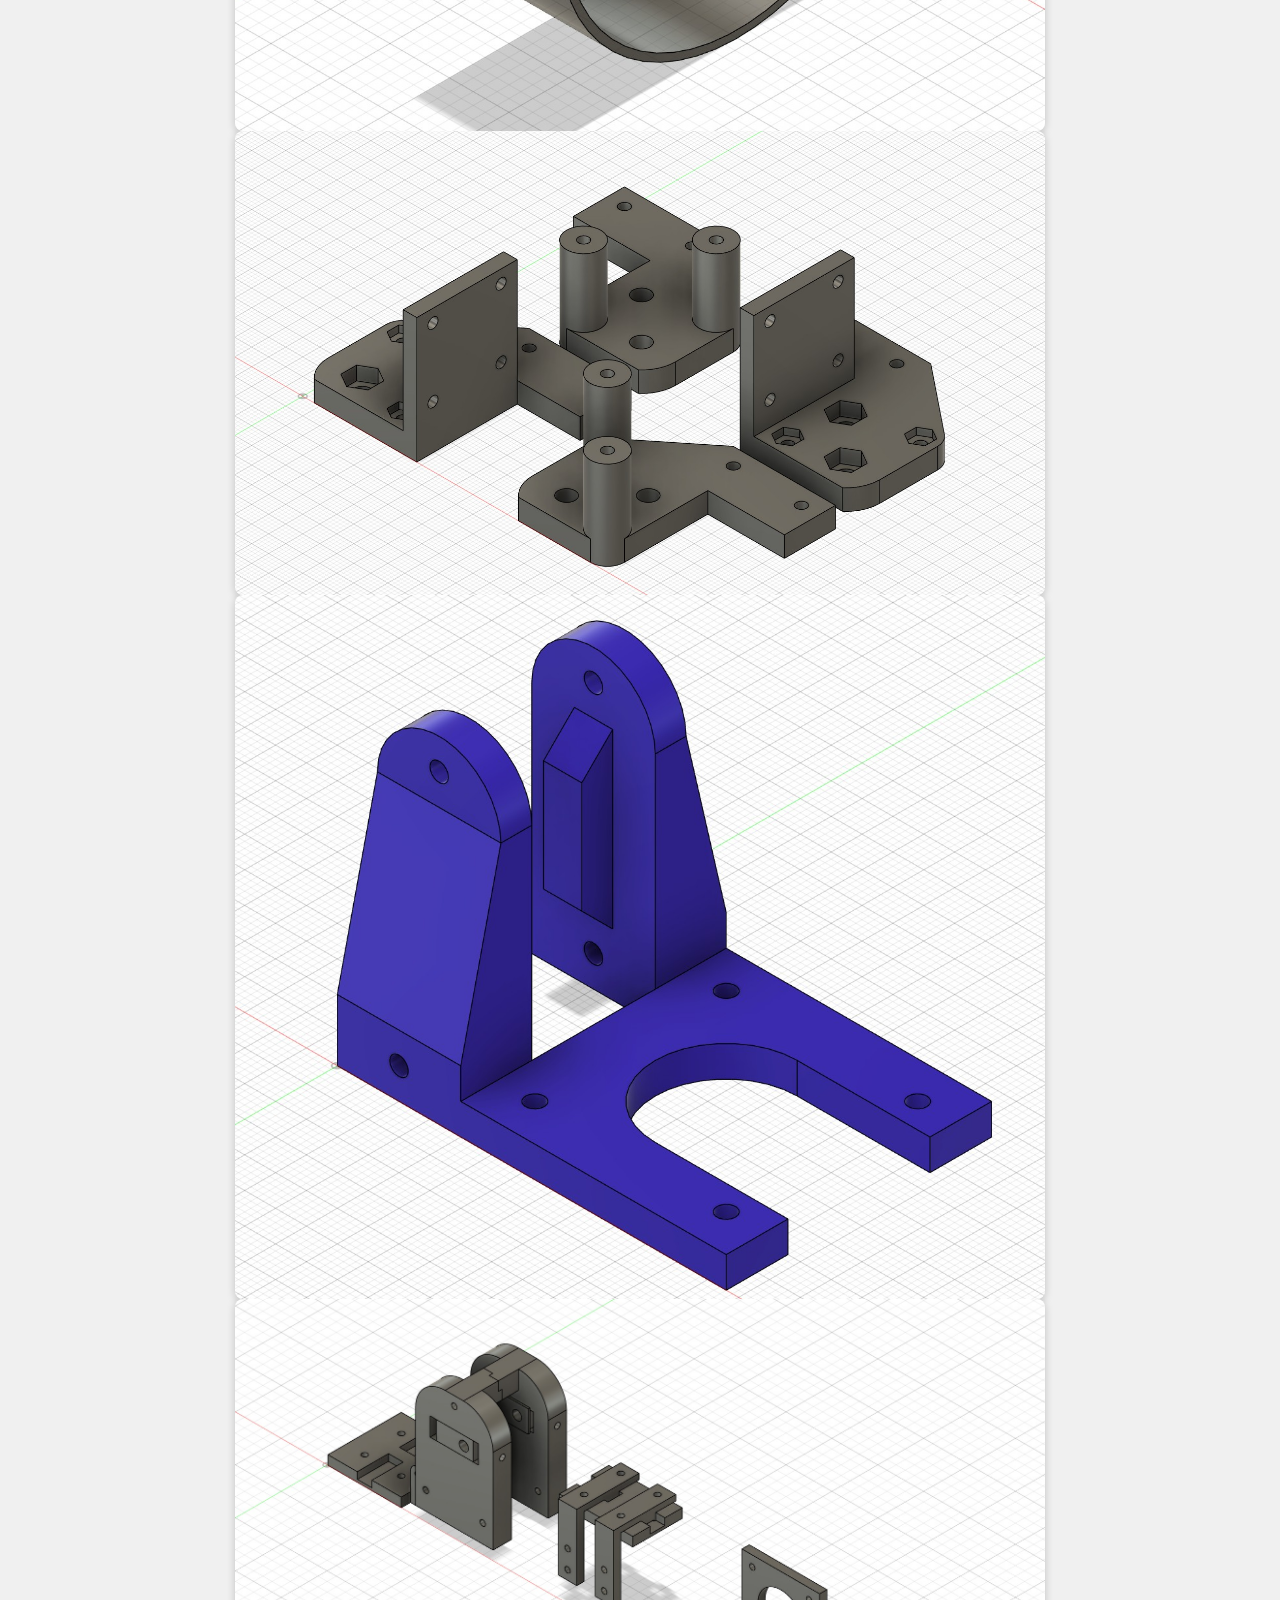
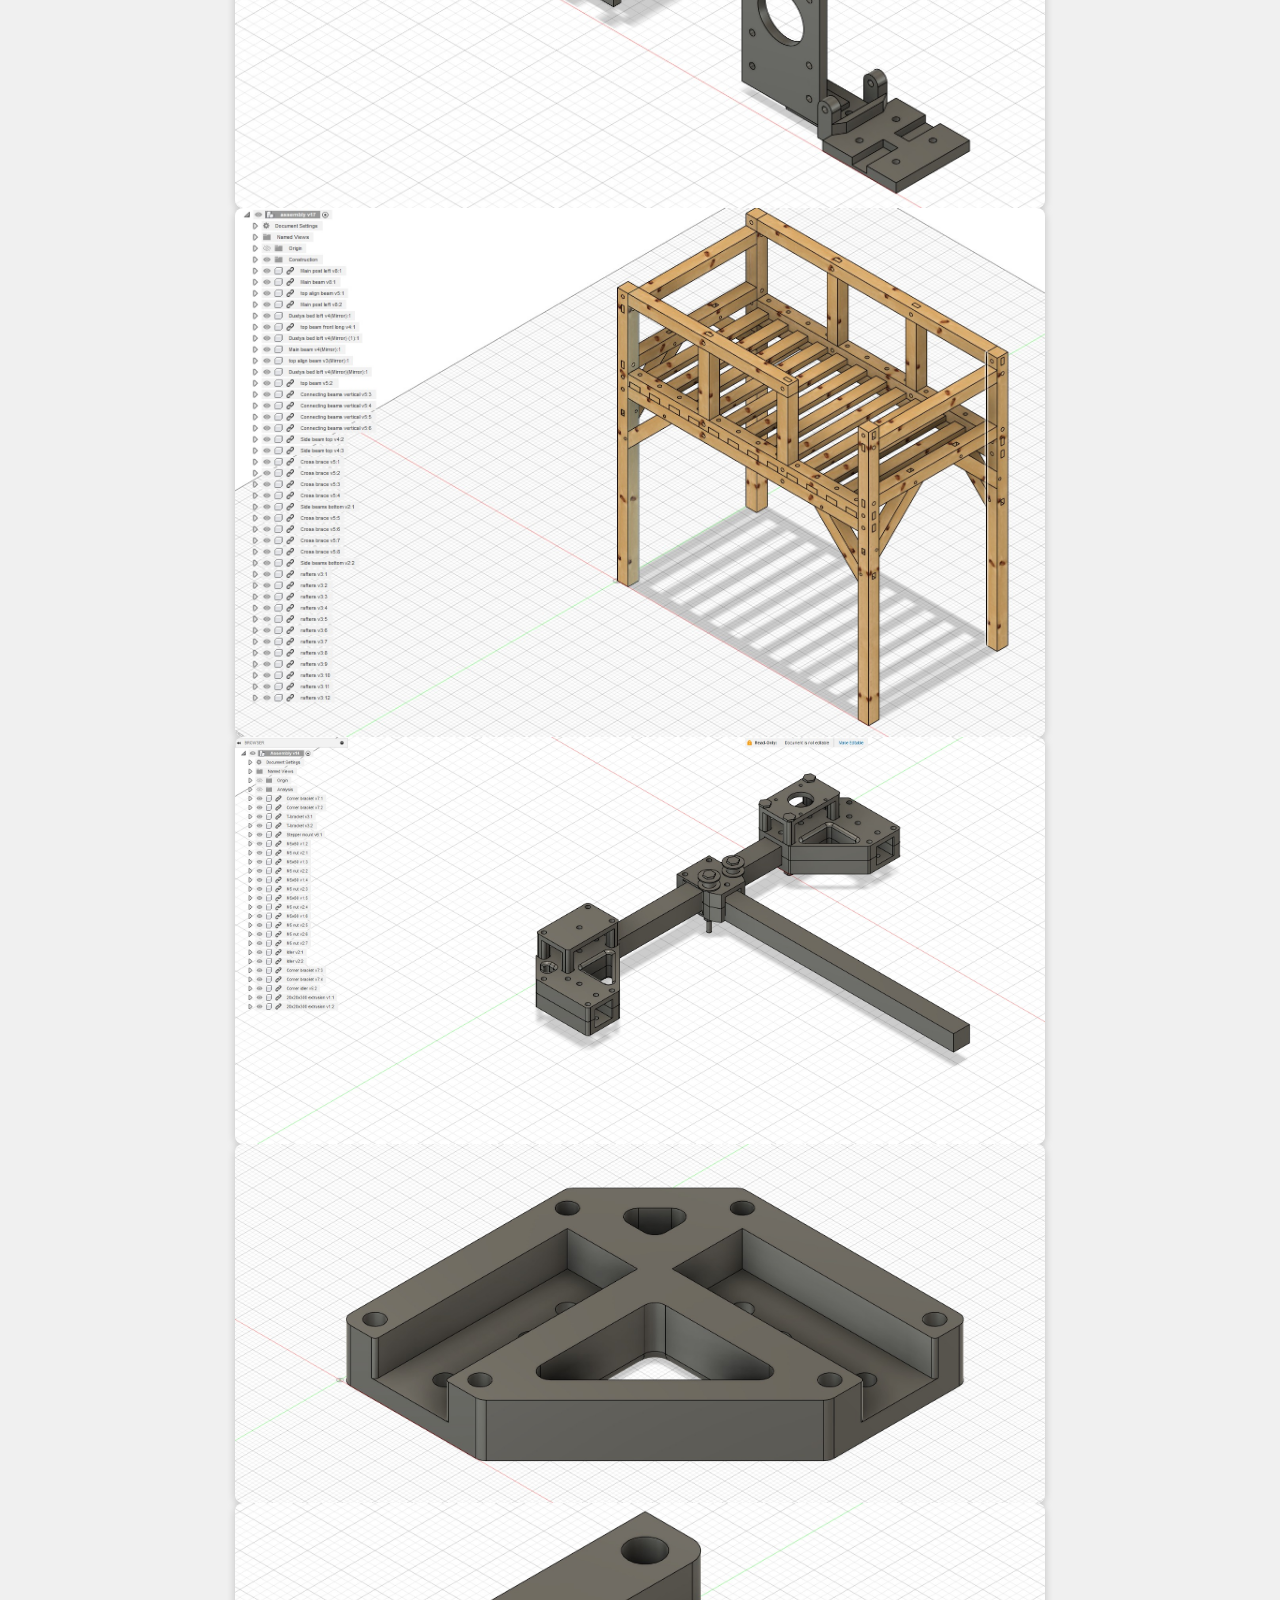
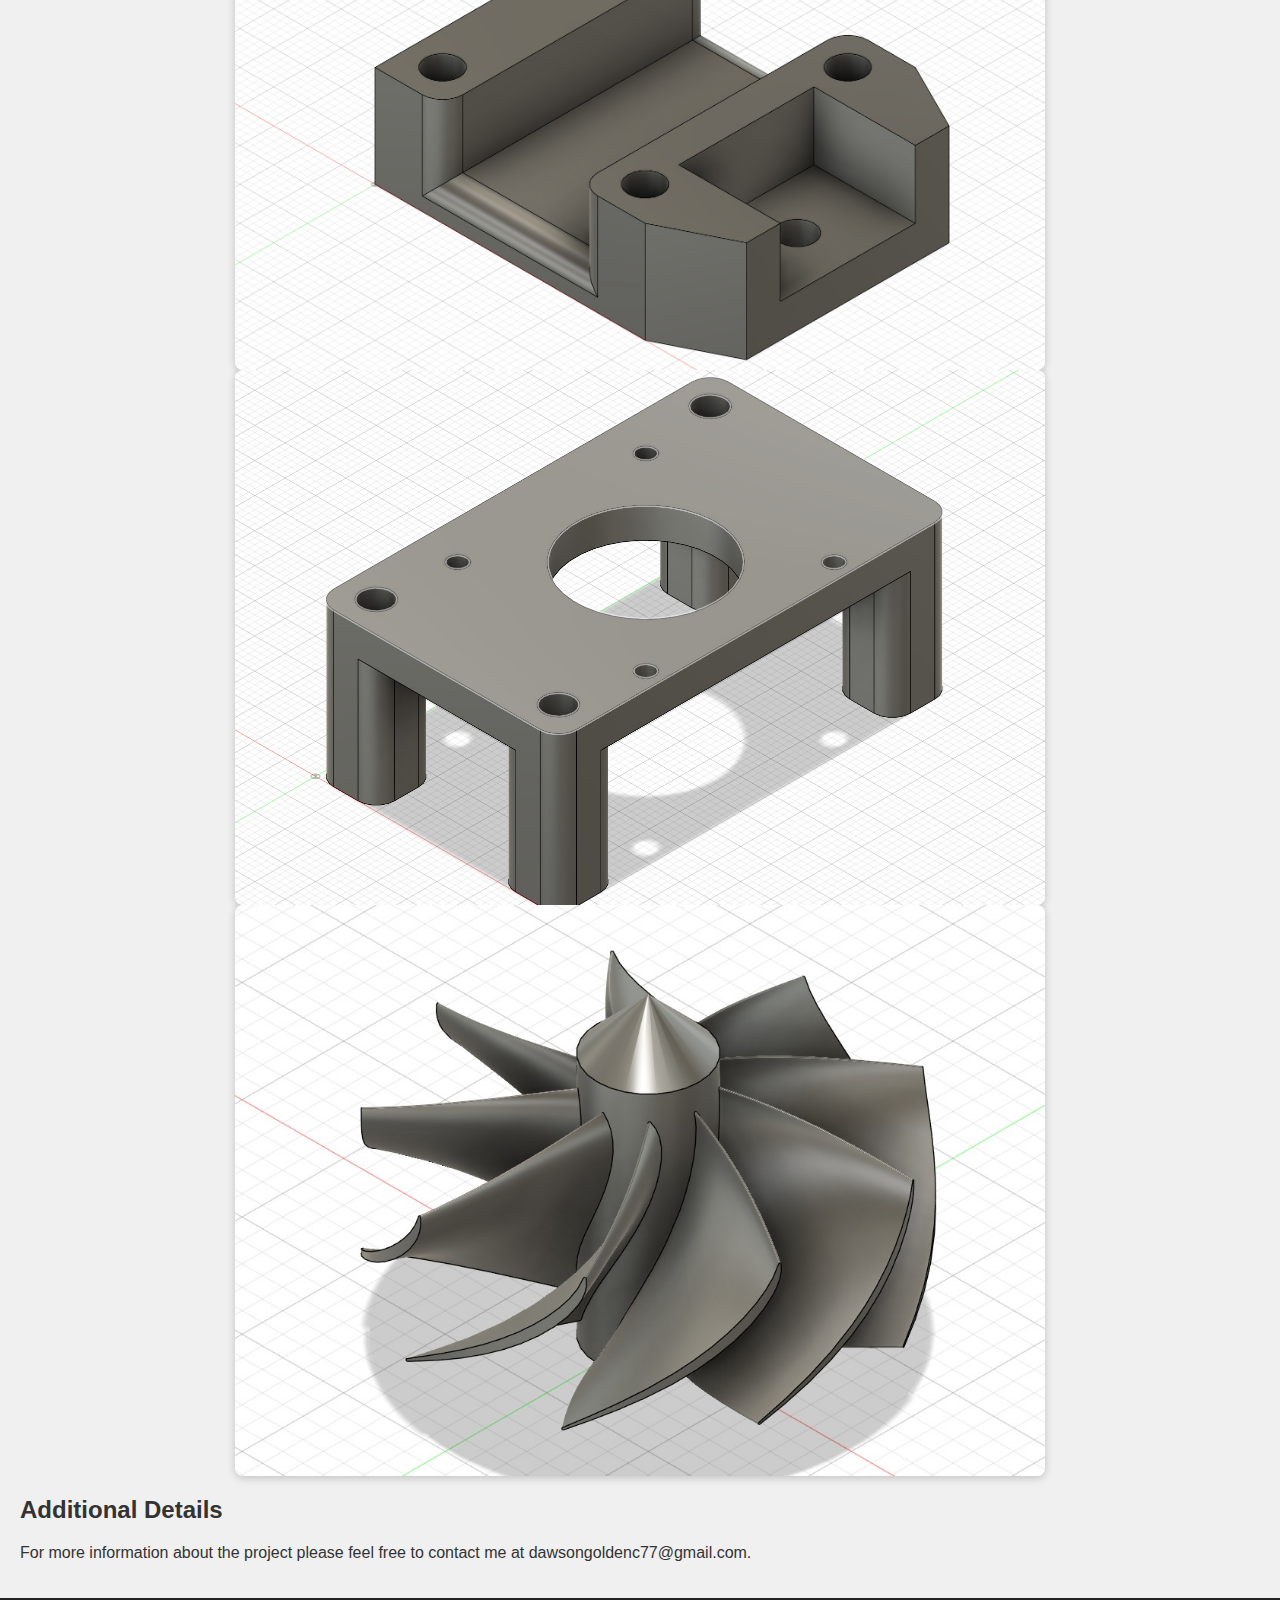
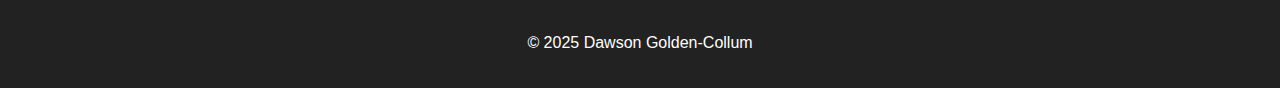
<file: projects/project3.html>
<!DOCTYPE html>
<html lang="en">
<head>
  <meta charset="UTF-8">
  <meta name="viewport" content="width=device-width, initial-scale=1">
  <title>3D positioning robot</title>
  <link rel="stylesheet" href="../style.css">
</head>
<body>
  <header>
    <h1>Project 3: 3D model showcase</h1>
    <a href="../index.html">Back to Home</a>
  </header>

  <main>
    <h2>Description</h2>
    <p>
	A collection of some of my 3D models I have created for both college and personal use. Model files will not be made  available.
    </p>

    <div class="media-container">
	<img src="../assets/images/project3-1.jpg" alt="Project 3">
	<div class="video-container">
          <iframe src="https://www.youtube.com/embed/uZh-N8mG10o" frameborder="0" allowfullscreen></iframe>
        </div>
	<img src="../assets/images/project3-2.jpg" alt="Project 3">
	<img src="../assets/images/project3-3.jpg" alt="Project 3">
	<img src="../assets/images/project3-4.jpg" alt="Project 3">
	<img src="../assets/images/project3-5.jpg" alt="Project 3">
	<img src="../assets/images/project3-6.jpg" alt="Project 3">
	<img src="../assets/images/project3-7.jpg" alt="Project 3">
	<img src="../assets/images/project3-8.jpg" alt="Project 3">
	<img src="../assets/images/project3-9.jpg" alt="Project 3">
	<img src="../assets/images/project3-10.jpg" alt="Project 3">
	<img src="../assets/images/project3-11.jpg" alt="Project 3">
    </div>

    <h2>Additional Details</h2>
    <p>
	For more information about the project please feel free to contact me at dawsongoldenc77@gmail.com.
    </p>
  </main>

  <footer>
    <p>© 2025 Dawson Golden-Collum</p>
  </footer>
</body>
</html>
</file>
<file: style.css>
body {
  font-family: Arial, sans-serif;
  margin: 0;
  padding: 0;
  background-color: #f0f0f0;
  color: #333;
}

header, footer {
  background-color: #222;
  color: white;
  padding: 20px;
  text-align: center;
}

main {
  padding: 20px;
}

.projects {
  display: flex;
  flex-wrap: wrap;
  justify-content: center;
  gap: 20px;
}

.project-list a {
  text-decoration: none;
  color: inherit;
  background-color: white;
  padding: 10px;
  border-radius: 8px;
  max-width: 250px;
  transition: transform 0.2s ease;
}

.project-list a:hover {
  transform: scale(1.05);
}

.project-list img {
  max-width: 100%;
  border-radius: 8px;
}

img, video {
  max-width: 100%;
  height: auto;
  display: block;
}

.project-card {
  text-decoration: none;
  color: inherit;
  display: block;
  background-color: white;
  border-radius: 8px;
  padding: 10px;
  margin: 10px;
  max-width: 250px;
  box-shadow: 0 2px 6px rgba(0,0,0,0.1);
  transition: transform 0.2s ease;
}

.project-card:hover {
  transform: scale(1.05);
}

.project-card img {
  width: 100%;
  border-radius: 8px;
}

.project-card h3 {
  margin-top: 10px;
  font-size: 1.2em;
}

.media-container {
  width: 100%;
  max-width: 900px;  /* Adjust to your liking */
  margin: 20px auto;
}


.media-container img,
.media-container video {
  max-width: 90%;  /* Keep them large but not overflowing */
  height: auto;
  border-radius: 8px;
  box-shadow: 0 2px 8px rgba(0,0,0,0.2);
}

.video-container {
  position: relative;
  width: 70%;  /* Adjust width as needed */
  max-width: 700px;
  aspect-ratio: 16 / 9; /* Modern CSS property to lock ratio */
  margin: 20px 0;  /* Top and bottom space */
  border-radius: 8px;
  box-shadow: 0 2px 8px rgba(0,0,0,0.2);
}

.video-container iframe {
  width: 100%;
  height: 100%;
  border: none;
}

img, video, iframe {
  max-width: 100%;   /* Keeps images inside the page width */
  height: auto;      /* Maintains aspect ratio */
  border-radius: 8px;
  display: block;
  margin: 0 auto;    /* Centers content horizontally */
}
</file>
